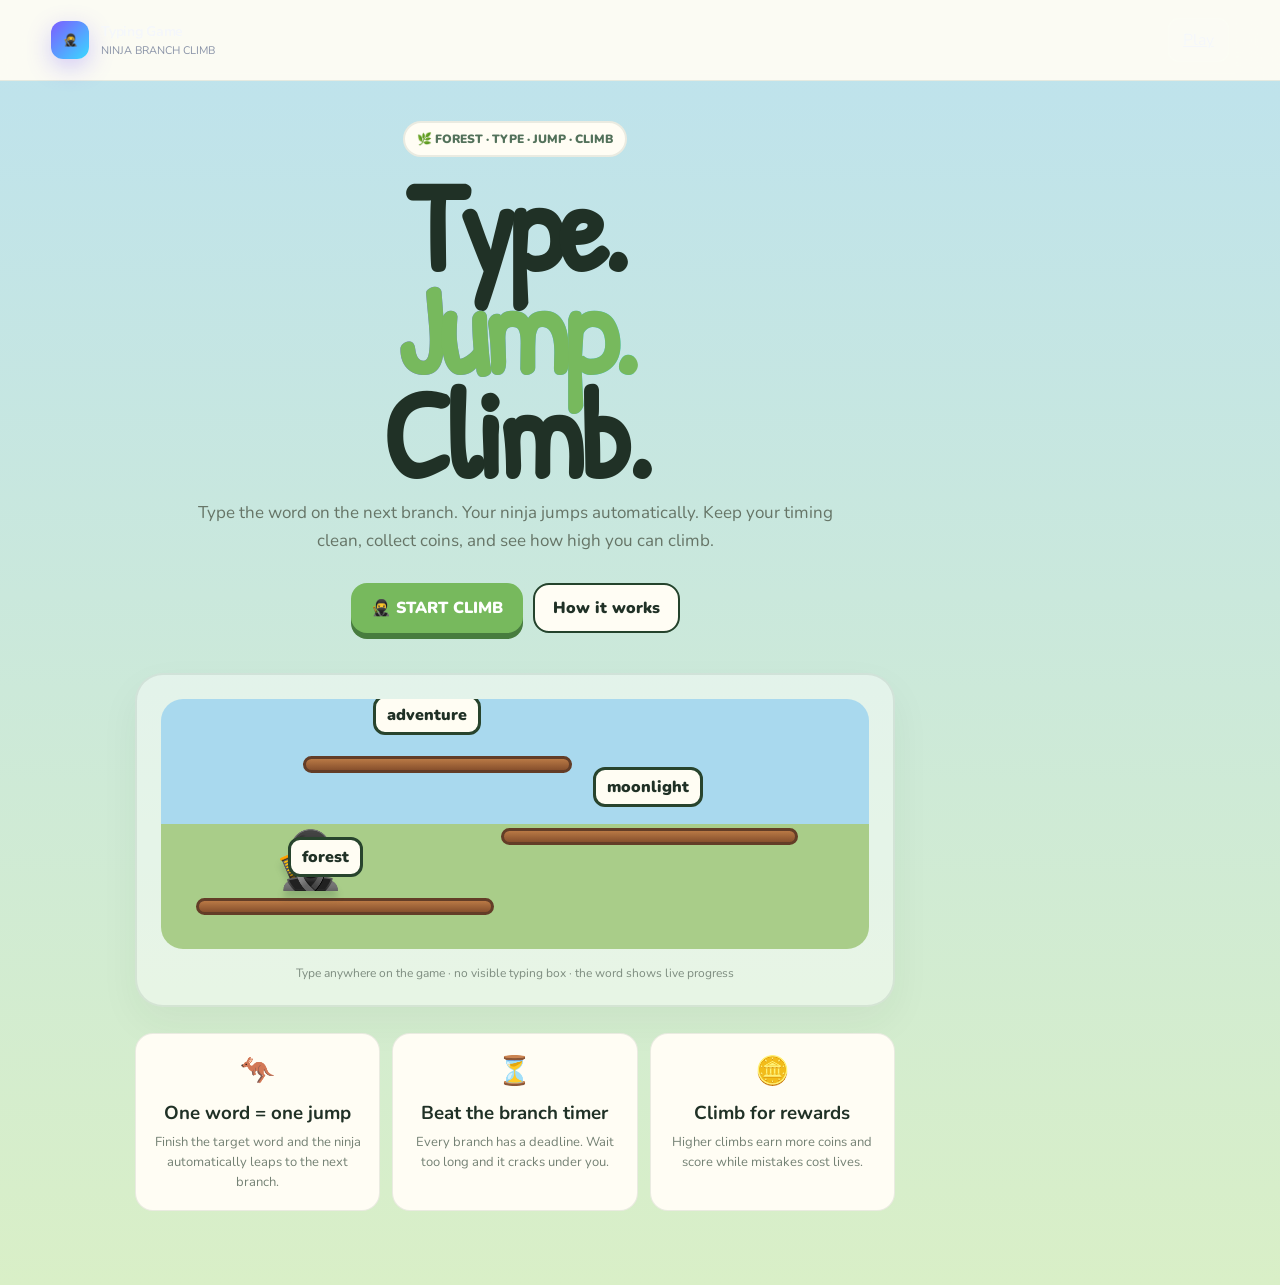
<file: index.html>
<!doctype html><html lang="en"><head><meta charset="utf-8"><meta name="viewport" content="width=device-width,initial-scale=1,viewport-fit=cover"><meta name="theme-color" content="#87c86b"><meta name="description" content="Ninja Branch Climb — simple, playful forest typing game."><title>Ninja Branch Climb — Typing Game</title><link rel="stylesheet" href="styles.css"><style>:root{--ink:#203126;--green:#77b95d;--cream:#fffaf0}*{box-sizing:border-box}body{margin:0;background:linear-gradient(#bde2ee,#d9efc7);color:var(--ink);font-family:Nunito,system-ui,sans-serif}.topbar{background:#fffdf4ee;border-bottom:1px solid #24432c18}.shell{max-width:1050px;margin:auto;padding:0 20px}.hero{min-height:calc(100vh - 72px);display:grid;place-items:center;text-align:center;padding:40px 0}.hero-inner{max-width:760px}.forest-badge{display:inline-flex;align-items:center;gap:8px;padding:8px 12px;border-radius:999px;background:#fffdf4;border:2px solid #24432c18;color:#52715a;font-weight:900;font-size:12px}.hero h1{font-family:'Patrick Hand',cursive;font-size:clamp(62px,11vw,126px);line-height:.82;letter-spacing:-.04em;margin:18px 0 14px}.hero h1 span{color:var(--green)}.hero p{max-width:650px;margin:auto;color:#667567;font-size:17px;line-height:1.65}.actions{display:flex;justify-content:center;gap:10px;flex-wrap:wrap;margin-top:28px}.actions a{text-decoration:none;display:inline-flex;align-items:center;justify-content:center;gap:8px}.primary{background:var(--green);color:#fff;border-radius:16px;padding:14px 20px;font-weight:900;box-shadow:0 6px 0 #477c3e}.secondary{background:#fffdf4;color:var(--ink);border:2px solid #24432c;border-radius:16px;padding:12px 18px;font-weight:900}.preview{margin:40px auto 0;max-width:800px;padding:24px;border-radius:28px;background:#ffffff75;border:2px solid #24432c18;box-shadow:0 16px 40px #24432c0d}.branches{position:relative;height:250px;overflow:hidden;border-radius:22px;background:linear-gradient(#a9d9ee 0 50%,#a9cd89 50% 100%)}.branch{position:absolute;height:17px;background:linear-gradient(#b97945,#87502d);border:3px solid #633d27;border-radius:99px}.b1{left:5%;width:42%;bottom:34px}.b2{left:48%;width:42%;bottom:104px}.b3{left:20%;width:38%;bottom:176px}.ninja{position:absolute;left:16%;bottom:50px;font-size:56px;filter:drop-shadow(0 7px 3px #29462b33)}.word{position:absolute;background:#fffdf3;border:3px solid #28442d;border-radius:12px;padding:6px 11px;font-weight:900}.w1{left:18%;bottom:72px}.w2{left:61%;bottom:142px}.w3{left:30%;bottom:214px}.tip{margin-top:16px;color:#7d8c7f;font-size:12px}.cards{display:grid;grid-template-columns:repeat(3,1fr);gap:12px;margin-top:26px}.card{padding:18px;background:#fffdf4;border:1px solid #24432c18;border-radius:18px}.card .emoji{font-size:28px}.card h3{margin:10px 0 6px}.card p{margin:0;color:#748174;font-size:13px;line-height:1.55}@media(max-width:700px){.cards{grid-template-columns:1fr}.hero{min-height:calc(100vh - 58px);padding-top:34px}.hero p{font-size:15px}.preview{margin-top:28px;padding:14px}.branches{height:210px}.ninja{font-size:46px}.word{font-size:13px}.hero h1{font-size:74px}}</style><link href="https://fonts.googleapis.com/css2?family=Nunito:wght@600;700;800;900&family=Patrick+Hand&display=swap" rel="stylesheet"></head><body><header class="topbar"><a class="brand" href="index.html"><span class="brand-mark">🥷</span><span><strong>Typing Game</strong><small>NINJA BRANCH CLIMB</small></span></a><div class="top-actions"><a class="ghost-btn" href="ninja.html">Play</a></div></header><main class="shell"><section class="hero"><div class="hero-inner"><span class="forest-badge">🌿 FOREST · TYPE · JUMP · CLIMB</span><h1>Type.<br><span>Jump.</span><br>Climb.</h1><p>Type the word on the next branch. Your ninja jumps automatically. Keep your timing clean, collect coins, and see how high you can climb.</p><div class="actions"><a class="primary" href="ninja.html">🥷 START CLIMB</a><a class="secondary" href="ninja.html">How it works</a></div><div class="preview"><div class="branches"><div class="branch b1"></div><div class="branch b2"></div><div class="branch b3"></div><div class="ninja">🥷</div><div class="word w1">forest</div><div class="word w2">moonlight</div><div class="word w3">adventure</div></div><div class="tip">Type anywhere on the game · no visible typing box · the word shows live progress</div></div><div class="cards"><article class="card"><div class="emoji">🦘</div><h3>One word = one jump</h3><p>Finish the target word and the ninja automatically leaps to the next branch.</p></article><article class="card"><div class="emoji">⏳</div><h3>Beat the branch timer</h3><p>Every branch has a deadline. Wait too long and it cracks under you.</p></article><article class="card"><div class="emoji">🪙</div><h3>Climb for rewards</h3><p>Higher climbs earn more coins and score while mistakes cost lives.</p></article></div></div></section></main><script>if('serviceWorker'in navigator){navigator.serviceWorker.register('./sw.js').catch(()=>{})}</script></body></html>
</file>
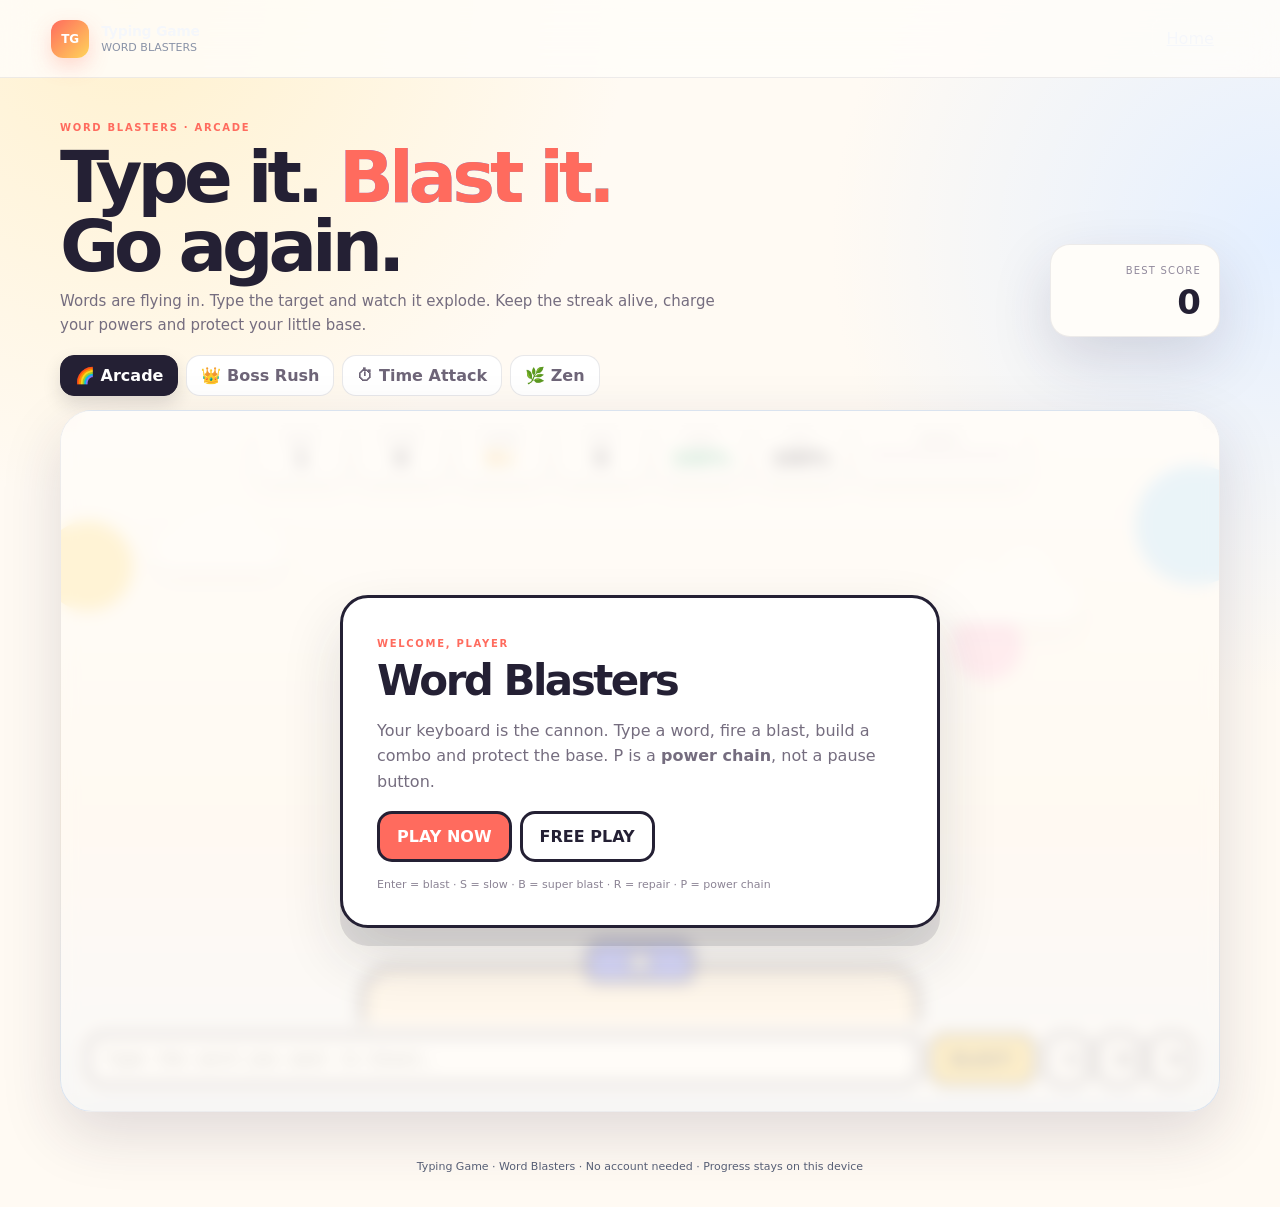
<file: game.html>
<!doctype html><html lang="en"><head><meta charset="utf-8"><meta name="viewport" content="width=device-width,initial-scale=1"><meta name="theme-color" content="#ff6b5e"><title>Typing Game — Word Blasters</title><link rel="stylesheet" href="styles.css"><style>:root{--ink:#242034;--paper:#fffdf9;--coral:#ff6b5e;--yellow:#ffd45a;--purple:#8c74ff;--mint:#55dfaa;--pink:#ff73b6;--shadow:0 22px 60px rgba(45,34,65,.15)}body{background:radial-gradient(circle at 10% 0,#fff1ce 0,transparent 30%),radial-gradient(circle at 100% 20%,#e4efff 0,transparent 28%),#fffaf3;color:var(--ink)}.topbar{background:rgba(255,253,249,.84);border-bottom:1px solid rgba(36,32,52,.08)}.brand-mark{background:linear-gradient(135deg,var(--coral),var(--yellow));box-shadow:0 8px 20px rgba(255,107,94,.25)}.shell{padding-top:38px}.hero{display:flex;justify-content:space-between;align-items:end;gap:26px;margin-bottom:18px}.eyebrow{color:var(--coral)}.hero h1{font-size:clamp(42px,6vw,72px);line-height:.96;letter-spacing:-.07em;margin:8px 0}.hero h1 span{color:var(--coral)}.hero p{max-width:660px;color:#756d7f;line-height:1.6;margin:0;font-size:15px}.best{padding:14px 18px;background:var(--paper);border:1px solid rgba(36,32,52,.08);box-shadow:var(--shadow);border-radius:20px;text-align:right;min-width:170px}.best small{font-size:10px;color:#91899c;letter-spacing:.12em}.best b{display:block;font-size:34px;margin-top:4px}.mode-tabs{display:flex;gap:8px;flex-wrap:wrap;margin-bottom:14px}.mode-tabs button{border:1px solid rgba(36,32,52,.1);background:#fff;color:#6e6578;border-radius:14px;padding:10px 14px;font-weight:800;cursor:pointer}.mode-tabs button.active{background:#242034;color:#fff;border-color:#242034;box-shadow:0 8px 18px rgba(36,32,52,.14)}.stage{position:relative;min-height:650px;height:min(740px,78vh);overflow:hidden;border-radius:32px;border:1px solid rgba(36,32,52,.08);background:linear-gradient(180deg,#fff 0,#fff5e8 58%,#eaf4ff 100%);box-shadow:var(--shadow)}.sky-dot{position:absolute;border-radius:50%;opacity:.75}.d1{width:90px;height:90px;background:#ffd45a;left:-18px;top:110px}.d2{width:120px;height:120px;background:#9dd8ff;right:-36px;top:54px}.d3{width:70px;height:70px;background:#ffb6d6;right:17%;top:200px}.cloud{position:absolute;background:#fff;border-radius:999px;box-shadow:0 10px 22px rgba(60,60,90,.08)}.cloud:before,.cloud:after{content:"";position:absolute;background:#fff;border-radius:50%}.cloud:before{width:45px;height:45px;left:22px;top:-18px}.cloud:after{width:62px;height:62px;right:24px;top:-28px}.c1{width:130px;height:38px;left:8%;top:120px}.c2{width:150px;height:42px;right:12%;top:170px}.hud{position:absolute;z-index:8;left:14px;right:14px;top:14px;display:flex;gap:8px;flex-wrap:wrap;justify-content:center}.chip{padding:9px 12px;border-radius:14px;background:rgba(255,255,255,.86);border:1px solid rgba(36,32,52,.08);box-shadow:0 8px 18px rgba(36,32,52,.08);min-width:92px;text-align:center}.chip small{display:block;color:#8b8394;font-size:9px;letter-spacing:.1em}.chip b{display:block;font-size:19px;margin-top:2px}.chip.combo b{color:#e99a00}.chip.health b{color:#1ca06d}.chip.energy{min-width:170px}.energy-track{height:8px;background:#eee5ee;border-radius:99px;overflow:hidden;margin-top:6px}.energy-track span{display:block;height:100%;width:0;background:linear-gradient(90deg,var(--purple),var(--pink));transition:.2s}.playfield{position:absolute;inset:78px 0 116px;z-index:4}.enemy{position:absolute;display:flex;align-items:center;gap:9px;padding:10px 14px;border-radius:18px;background:#fff;border:3px solid var(--ink);box-shadow:0 10px 0 rgba(36,32,52,.12),0 18px 28px rgba(36,32,52,.09);font:800 16px/1 Inter,sans-serif;white-space:nowrap;transition:transform .08s}.enemy .face{width:31px;height:31px;border-radius:50%;display:grid;place-items:center;font-size:17px}.enemy.target{border-color:var(--coral);box-shadow:0 0 0 5px rgba(255,107,94,.12),0 10px 0 rgba(36,32,52,.12);transform:scale(1.05)}.enemy.boss{font-size:22px;padding:15px 20px;border-radius:22px;background:#fff0f5;border-color:var(--pink);box-shadow:0 13px 0 rgba(255,115,182,.15),0 25px 36px rgba(36,32,52,.14)}.base{position:absolute;z-index:5;left:50%;bottom:54px;transform:translateX(-50%);width:min(560px,88%);height:92px;border-radius:34px 34px 20px 20px;background:#ffedd2;border:4px solid var(--ink);box-shadow:0 12px 0 rgba(36,32,52,.12)}.base .blaster{position:absolute;width:110px;height:44px;left:50%;top:-30px;transform:translateX(-50%);border-radius:18px 18px 12px 12px;background:#6f7cff;border:4px solid var(--ink)}.base .blaster:after{content:"";position:absolute;width:18px;height:18px;border-radius:50%;background:#fff;left:50%;top:7px;transform:translateX(-50%);border:3px solid var(--ink)}.input-zone{position:absolute;z-index:10;left:14px;right:14px;bottom:14px;display:flex;gap:8px;padding:10px;background:rgba(255,255,255,.9);border:1px solid rgba(36,32,52,.08);border-radius:20px;box-shadow:0 12px 28px rgba(36,32,52,.1)}.input-zone input{flex:1;min-width:0;border:3px solid var(--ink);border-radius:15px;background:#fff;padding:14px 16px;outline:none;color:var(--ink);font:800 17px JetBrains Mono,monospace}.input-zone input:focus{border-color:var(--coral);box-shadow:0 0 0 5px rgba(255,107,94,.1)}.input-zone button{border:3px solid var(--ink);border-radius:15px;background:var(--yellow);color:var(--ink);font-weight:900;padding:0 18px;cursor:pointer}.powers{display:flex;gap:6px}.powers button{width:46px;border:3px solid var(--ink);background:#fff;border-radius:15px;font-weight:900;cursor:pointer}.powers button.ready{background:#cffff0}.fx{position:absolute;inset:0;z-index:15;pointer-events:none}.pop{position:absolute;font-weight:1000;animation:pop .72s forwards;pointer-events:none}.good{color:#1ba16b}.combo-pop{color:#e28a00}.bad{color:#e64f67}@keyframes pop{0%{opacity:0;transform:translate(-50%,0) scale(.7)}20%{opacity:1;transform:translate(-50%,-10px) scale(1.08)}100%{opacity:0;transform:translate(-50%,-72px) scale(.95)}}.shake{animation:shake .22s}@keyframes shake{25%{transform:translateX(-8px)}75%{transform:translateX(8px)}}.screen{position:absolute;inset:0;z-index:20;display:grid;place-items:center;background:rgba(255,251,245,.72);backdrop-filter:blur(8px)}.screen.hide{display:none}.card{width:min(600px,calc(100% - 28px));padding:34px;border-radius:28px;background:#fff;border:3px solid var(--ink);box-shadow:0 18px 0 rgba(36,32,52,.12),0 28px 60px rgba(36,32,52,.14)}.card h2{font-size:42px;line-height:1;letter-spacing:-.06em;margin:9px 0 8px}.card p{color:#756d7f;line-height:1.6}.actions{display:flex;flex-wrap:wrap;gap:8px;margin-top:16px}.actions button{border:3px solid var(--ink);border-radius:15px;padding:13px 17px;font-weight:900;cursor:pointer}.primary{background:var(--coral);color:#fff}.secondary{background:#fff;color:var(--ink)}.tip{margin-top:16px;color:#8b8394;font-size:11px}.bossbar{position:absolute;z-index:9;top:76px;left:18%;right:18%;display:none}.bossbar.show{display:block}.bossbar label{display:flex;justify-content:space-between;font-size:10px;font-weight:900;letter-spacing:.1em}.boss-track{height:10px;margin-top:5px;background:#f7dfe9;border-radius:99px;overflow:hidden;border:2px solid var(--ink)}.boss-track span{display:block;height:100%;background:linear-gradient(90deg,var(--pink),var(--purple));width:100%}@media(max-width:860px){.best{display:none}.hero{align-items:start}.chip{min-width:80px}.chip.energy{min-width:160px}.stage{min-height:620px}}@media(max-width:560px){.stage{height:80vh}.hud{gap:5px}.chip{min-width:76px;padding:7px}.chip b{font-size:16px}.chip.energy{min-width:150px}.input-zone{gap:5px;padding:8px}.input-zone button{padding:0 12px}.powers button{width:40px}.card{padding:24px}.card h2{font-size:33px}}</style></head><body><header class="topbar"><a class="brand" href="index.html"><span class="brand-mark">TG</span><span><strong>Typing Game</strong><small>WORD BLASTERS</small></span></a><div class="top-actions"><a class="ghost-btn" href="index.html">Home</a></div></header><main class="shell"><section class="hero"><div><span class="eyebrow">WORD BLASTERS · ARCADE</span><h1>Type it. <span>Blast it.</span><br>Go again.</h1><p>Words are flying in. Type the target and watch it explode. Keep the streak alive, charge your powers and protect your little base.</p></div><div class="best"><small>BEST SCORE</small><b id="best">0</b></div></section><div class="mode-tabs" id="modeTabs"><button class="active" data-mode="arcade">🌈 Arcade</button><button data-mode="boss">👑 Boss Rush</button><button data-mode="time">⏱ Time Attack</button><button data-mode="zen">🌿 Zen</button></div><section class="stage" id="stage"><div class="sky-dot d1"></div><div class="sky-dot d2"></div><div class="sky-dot d3"></div><div class="cloud c1"></div><div class="cloud c2"></div><div class="hud"><div class="chip"><small>WAVE</small><b id="wave">1</b></div><div class="chip"><small>SCORE</small><b id="score">0</b></div><div class="chip combo"><small>COMBO</small><b id="combo">0×</b></div><div class="chip"><small>WPM</small><b id="wpm">0</b></div><div class="chip health"><small>BASE</small><b id="health">100%</b></div><div class="chip"><small>ACC</small><b id="accuracy">100%</b></div><div class="chip energy"><small>ENERGY</small><div class="energy-track"><span id="energy"></span></div></div></div><div class="bossbar" id="bossbar"><label><span id="bossname">BOSS</span><span id="bossnum">100%</span></label><div class="boss-track"><span id="bosshp"></span></div></div><div class="playfield" id="playfield"></div><div class="fx" id="fx"></div><div class="base"><div class="blaster"></div></div><div class="input-zone"><input id="input" placeholder="Type the word you want to blast…" autocomplete="off" autocorrect="off" autocapitalize="off" spellcheck="false" aria-label="Type target word"><button id="hit">BLAST!</button><div class="powers"><button id="slow" title="Slow the word storm">S</button><button id="blast" title="Blast all visible targets">B</button><button id="shield" title="Repair your base">R</button></div></div><div class="screen" id="screen"><div class="card"><span class="eyebrow">WELCOME, PLAYER</span><h2 id="cardTitle">Word Blasters</h2><p id="cardText">Your keyboard is the cannon. Type a word, fire a blast, build a combo and protect the base. P is a <b>power chain</b>, not a pause button.</p><div class="actions"><button class="primary" id="start">PLAY NOW</button><button class="secondary" id="practice">FREE PLAY</button></div><div class="tip">Enter = blast · S = slow · B = super blast · R = repair · P = power chain</div></div></div></section></main><footer class="site-footer">Typing Game · Word Blasters · No account needed · Progress stays on this device</footer><script>
(()=>{'use strict';const $=id=>document.getElementById(id);const ui={stage:$('stage'),field:$('playfield'),fx:$('fx'),input:$('input'),hit:$('hit'),screen:$('screen'),title:$('cardTitle'),text:$('cardText'),start:$('start'),practice:$('practice'),wave:$('wave'),score:$('score'),combo:$('combo'),wpm:$('wpm'),health:$('health'),accuracy:$('accuracy'),energy:$('energy'),bossbar:$('bossbar'),bosshp:$('bosshp'),bossnum:$('bossnum'),bossname:$('bossname'),best:$('best'),tabs:$('modeTabs'),slow:$('slow'),blast:$('blast'),shield:$('shield')};const POOLS={easy:'sun moon star cloud apple music green happy jump light code game run blue fire gold neon smile candy bunny comet rainbow peach cookie magic',mid:'keyboard browser velocity thunder rocket signal digital engine network future galaxy rhythm focus typing warrior sparkle bubble',hard:'encryption framework javascript algorithm container architecture vulnerability authentication filesystem websocket deployment repository performance concurrency cryptography',boss:'dragon volcano tornado champion monster king chaos thunderboss supernova'};const FACES=['😎','🤖','👾','😈','🐸','🦊','🐼','🐙','🦄','😤'];const BOSS=['DRAGON KING','MEGA MONSTER','WORD WIZARD','THE GLITCH'];let g={mode:'arcade',running:false,wave:1,score:0,combo:0,health:100,energy:0,correct:0,errors:0,chars:0,startAt:0,spawnMs:1100,fall:38,timeLimit:60,words:[],boss:null,raf:null,timer:null,spawner:null,slowUntil:0,lastWaveAt:0};const best=()=>Number(localStorage.getItem('wb-best')||0);ui.best.textContent=best();function pool(){return(g.wave<3?POOLS.easy:g.wave<6?POOLS.mid:POOLS.hard).split(' ')}function rand(a){return a[Math.floor(Math.random()*a.length)]}function beep(freq,d=.05){try{const C=window.AudioContext||window.webkitAudioContext,c=beep.c||(beep.c=new C),o=c.createOscillator(),v=c.createGain();o.type='sine';o.frequency.value=freq;v.gain.value=.025;v.gain.exponentialRampToValueAtTime(.0001,c.currentTime+d);o.connect(v);v.connect(c.destination);o.start();o.stop(c.currentTime+d)}catch{}}function popup(txt,cls,x,y){const e=document.createElement('div');e.className='pop '+cls;e.textContent=txt;e.style.left=x+'px';e.style.top=y+'px';ui.fx.appendChild(e);setTimeout(()=>e.remove(),720)}function reset(){clearInterval(g.timer);clearInterval(g.spawner);cancelAnimationFrame(g.raf);g={mode:g.mode,running:false,wave:1,score:0,combo:0,health:100,energy:0,correct:0,errors:0,chars:0,startAt:0,spawnMs:g.mode==='time'?900:1100,fall:g.mode==='time'?48:38,timeLimit:60,words:[],boss:null,raf:null,timer:null,spawner:null,slowUntil:0,lastWaveAt:0};ui.field.innerHTML='';ui.bossbar.classList.remove('show');update()}function update(){ui.wave.textContent=g.mode==='time'?'TIME':g.wave;ui.score.textContent=g.score;ui.combo.textContent=g.combo+'×';ui.health.textContent=Math.max(0,Math.round(g.health))+'%';ui.energy.style.width=g.energy+'%';ui.accuracy.textContent=(g.correct+g.errors)?Math.round(g.correct/(g.correct+g.errors)*100)+'%':'100%';ui.wpm.textContent=g.correct?Math.round((g.chars/5)/Math.max((Date.now()-g.startAt)/60000,.01)):0;ui.slow.classList.toggle('ready',g.energy>=30);ui.blast.classList.toggle('ready',g.energy>=60);ui.shield.classList.toggle('ready',g.energy>=45)}function spawn(kind='normal'){if(!g.running)return;const e=document.createElement('div');e.className='enemy';const word=kind==='boss'?rand(POOLS.boss.split(' ')):rand(pool());const face=kind==='boss'?'👑':rand(FACES);e.innerHTML='<span class="face">'+face+'</span><span>'+word+'</span>';const x=5+Math.random()*86;e.style.left=x+'%';e.style.top='-52px';ui.field.appendChild(e);g.words.push({el:e,word:word.toLowerCase(),y:-52,kind,boss:kind==='boss'})}function spawnBoss(){g.boss={hp:100};ui.bossbar.classList.add('show');ui.bossname.textContent=rand(BOSS);ui.bossnum.textContent='100%';ui.bosshp.style.width='100%';spawn('boss');g.words[g.words.length-1].el.classList.add('boss')}function hitWord(target){const i=g.words.findIndex(w=>w.word===target);if(i<0){g.errors++;g.combo=0;ui.stage.classList.add('shake');setTimeout(()=>ui.stage.classList.remove('shake'),220);beep(180,.08);return}const w=g.words[i],rect=w.el.getBoundingClientRect(),sr=ui.stage.getBoundingClientRect();w.el.remove();g.words.splice(i,1);if(w.boss){g.boss.hp=Math.max(0,g.boss.hp-12);g.score+=75;g.combo+=2;g.energy=Math.min(100,g.energy+16);ui.bosshp.style.width=g.boss.hp+'%';ui.bossnum.textContent=Math.round(g.boss.hp)+'%';popup('BOSS HIT!','combo-pop',rect.left-sr.left,rect.top-sr.top);beep(850,.1);if(g.boss.hp<=0){g.score+=500;g.wave++;g.boss=null;ui.bossbar.classList.remove('show');popup('BOSS DOWN!','good',sr.width/2,sr.height*.3);beep(1100,.15)}}else{g.combo++;g.correct++;g.chars+=w.word.length;g.energy=Math.min(100,g.energy+Math.min(8,1+w.word.length/3));const mult=1+Math.min(5,Math.floor(g.combo/8)*.5);g.score+=Math.round(w.word.length*12*mult);popup('+'+Math.round(w.word.length*12*mult),'good',rect.left-sr.left,rect.top-sr.top);if(g.combo>0&&g.combo%10===0){popup('COMBO x'+g.combo,'combo-pop',sr.width/2,sr.height*.35);beep(980,.12)}}ui.input.value='';update()}function miss(w){w.el.remove();g.words=g.words.filter(x=>x!==w);g.health-=w.boss?30:10;g.combo=0;ui.stage.classList.add('shake');setTimeout(()=>ui.stage.classList.remove('shake'),220);popup('-'+(w.boss?30:10),'bad',ui.stage.clientWidth/2,130);beep(160,.1);if(g.health<=0)end()}function abilities(key){if(key==='s'&&g.energy>=30){g.energy-=30;g.slowUntil=Date.now()+6000;popup('SLOW TIME!','combo-pop',ui.stage.clientWidth/2,170);beep(600,.12)}else if(key==='b'&&g.energy>=60){g.energy-=60;g.words.forEach(w=>w.el.remove());g.words=[];g.score+=150;popup('SUPER BLAST!','combo-pop',ui.stage.clientWidth/2,220);beep(1000,.15)}else if(key==='r'&&g.energy>=45){g.energy-=45;g.health=Math.min(100,g.health+25);popup('+25 BASE','good',ui.stage.clientWidth/2,250);beep(720,.1)}else if(key==='p'&&g.energy>=20){g.energy-=20;g.score+=50;g.combo+=5;popup('POWER CHAIN +5!','combo-pop',ui.stage.clientWidth/2,280);beep(900,.12)}update()}function loop(){if(!g.running)return;const slow=Date.now()<g.slowUntil?.42:1;g.words.slice().forEach(w=>{w.y+=g.fall/60*slow;w.el.style.top=w.y+'px';if(w.y>ui.field.clientHeight-58)miss(w)});if(g.mode!=='zen'&&g.mode!=='time'&&Date.now()-g.lastWaveAt>14000){g.wave++;g.lastWaveAt=Date.now();g.spawnMs=Math.max(480,g.spawnMs-90);g.fall=Math.min(90,g.fall+6);if(g.mode==='boss'&&g.wave%2===0)spawnBoss()}update();g.raf=requestAnimationFrame(loop)}function start(practice=false){reset();g.running=true;g.startAt=Date.now();g.lastWaveAt=Date.now();if(practice)g.mode='zen';ui.screen.classList.add('hide');ui.input.focus();g.spawner=setInterval(()=>{if(g.mode!=='boss'||!g.boss)spawn();else if(Math.random()<.35)spawn('normal')},g.spawnMs);g.timer=setInterval(()=>{if(g.mode==='time'&&Date.now()-g.startAt>g.timeLimit*1000)end()},200);spawn();if(g.mode==='boss')spawnBoss();loop()}function end(){if(!g.running)return;g.running=false;clearInterval(g.spawner);clearInterval(g.timer);cancelAnimationFrame(g.raf);ui.input.blur();const s=best(),isBest=g.score>s,newBest=Math.max(s,g.score);localStorage.setItem('wb-best',newBest);ui.best.textContent=newBest;ui.title.textContent=isBest?'NEW HIGH SCORE!':'RUN COMPLETE';ui.text.innerHTML='<b>'+g.score+'</b> points. You reached combo <b>'+g.combo+'</b> with <b>'+ui.wpm.textContent+' WPM</b>.';ui.start.textContent='PLAY AGAIN';ui.practice.textContent='FREE PLAY';ui.screen.classList.remove('hide')}ui.hit.onclick=()=>{const v=ui.input.value.trim().toLowerCase();if(v)hitWord(v)};ui.input.addEventListener('input',()=>{const val=ui.input.value.toLowerCase(),t=g.words.find(w=>w.word.startsWith(val));g.words.forEach(w=>w.el.classList.toggle('target',!!val&&w===t))});ui.input.addEventListener('keydown',e=>{if(e.key==='Enter'){e.preventDefault();ui.hit.click()}});ui.start.onclick=()=>start(false);ui.practice.onclick=()=>start(true);ui.slow.onclick=()=>abilities('s');ui.blast.onclick=()=>abilities('b');ui.shield.onclick=()=>abilities('r');ui.tabs.querySelectorAll('button').forEach(b=>b.onclick=()=>{ui.tabs.querySelectorAll('button').forEach(x=>x.classList.remove('active'));b.classList.add('active');g.mode=b.dataset.mode;reset();ui.screen.classList.remove('hide');ui.title.textContent=b.dataset.mode==='boss'?'Boss Rush':b.dataset.mode==='time'?'Time Attack':b.dataset.mode==='zen'?'Free Play':'Word Blasters';ui.text.textContent=b.dataset.mode==='boss'?'Every second wave brings a giant word boss. Beat it before it reaches the base.':b.dataset.mode==='time'?'60 seconds. Highest score wins. Speed is everything.':b.dataset.mode==='zen'?'No pressure. Practice longer words and explore the game at your own pace.':'Blast incoming words, build combo and unlock stronger waves.'});document.addEventListener('keydown',e=>{if(e.target===ui.input)return;if(['s','b','r','p'].includes(e.key.toLowerCase())){e.preventDefault();abilities(e.key.toLowerCase())}});update()})();
</script></body></html>
</file>
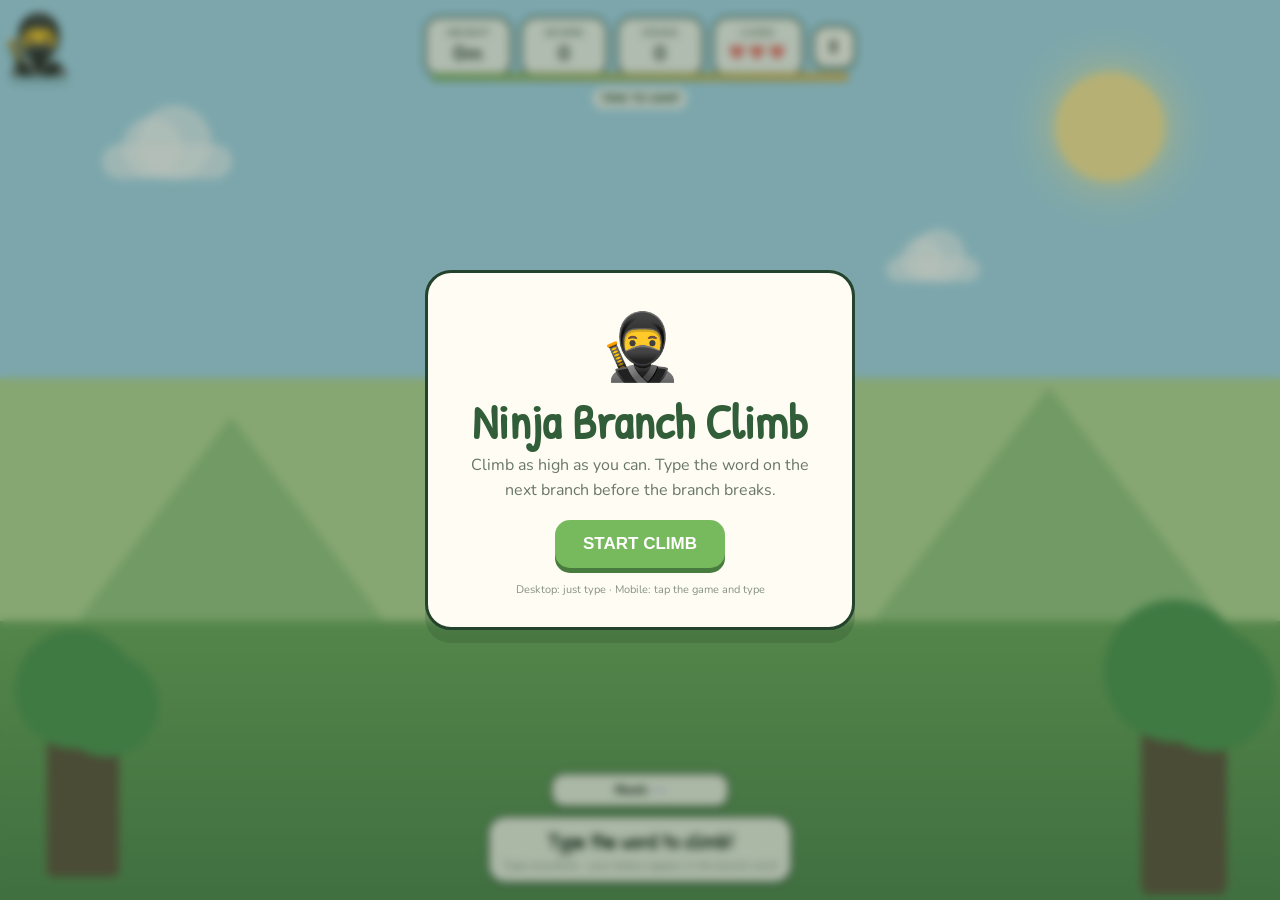
<file: ninja.html>
<!doctype html><html lang="en"><head><meta charset="utf-8"><meta name="viewport" content="width=device-width,initial-scale=1,viewport-fit=cover"><meta name="theme-color" content="#87c86b"><title>Ninja Branch Climb — Typing Game</title><link rel="preconnect" href="https://fonts.googleapis.com"><link rel="preconnect" href="https://fonts.gstatic.com" crossorigin><link href="https://fonts.googleapis.com/css2?family=Nunito:wght@600;700;800;900&family=Patrick+Hand&display=swap" rel="stylesheet"><style>:root{--ink:#203126;--green:#77b95d;--deep:#2f6840;--cream:#fffaf0;--wood:#9b6338;--leaf:#5eaa58;--gold:#f4b83f;--red:#ef665f;--blue:#6ab2f0}*{box-sizing:border-box}html,body{margin:0;min-height:100%;font-family:Nunito,system-ui,sans-serif;color:var(--ink);background:#bfe2a2}body{overflow:hidden}.game{height:100dvh;position:relative;overflow:hidden;background:linear-gradient(#a9d9ee 0 42%,#b8d996 42% 100%)}.sky{position:absolute;inset:0;pointer-events:none}.sun{position:absolute;width:110px;height:110px;border-radius:50%;background:#ffe89a;right:9%;top:8%;box-shadow:0 0 50px #fff0a0}.cloud{position:absolute;width:130px;height:35px;border-radius:40px;background:#fff9;filter:blur(.2px)}.cloud:before,.cloud:after{content:"";position:absolute;background:#fff9;border-radius:50%}.cloud:before{width:60px;height:60px;left:20px;top:-27px}.cloud:after{width:75px;height:75px;right:20px;top:-39px}.c1{left:8%;top:16%}.c2{right:22%;top:28%;transform:scale(.72)}.mountain{position:absolute;bottom:27%;width:0;height:0;border-left:180px solid transparent;border-right:180px solid transparent;border-bottom:240px solid #87bd78;opacity:.65}.m1{left:4%}.m2{right:4%;transform:scale(1.25)}.forest{position:absolute;bottom:0;left:0;right:0;height:31%;background:linear-gradient(#6ca85a,#4f874c)}.tree{position:absolute;bottom:0;width:90px;height:230px;background:#5e513b;border-radius:40px 40px 8px 8px}.tree:before,.tree:after{content:"";position:absolute;background:#4e9650;border-radius:50%}.tree:before{width:150px;height:150px;left:-40px;top:-80px}.tree:after{width:130px;height:130px;right:-50px;top:-50px}.t1{left:3%;transform:scale(.8)}.t2{right:4%;transform:scale(.95)}.hud{position:absolute;z-index:20;top:16px;left:50%;transform:translateX(-50%);display:flex;gap:8px;align-items:center}.pill{background:#fffdf5e8;border:2px solid #24432c;border-radius:16px;padding:8px 14px;min-width:88px;text-align:center;box-shadow:0 5px 0 #24432c18}.pill small{display:block;font-size:10px;font-weight:900;color:#69806c;letter-spacing:.08em}.pill b{font-size:20px}.hearts{color:var(--red);letter-spacing:2px}.pause{width:44px;height:44px;border:2px solid #24432c;border-radius:14px;background:#fffdf5;font-size:18px;cursor:pointer;box-shadow:0 5px 0 #24432c18}.timer{position:fixed;top:72px;left:50%;transform:translateX(-50%);z-index:21;width:min(420px,65vw);height:10px;background:#ffffff80;border:2px solid #24432c55;border-radius:99px;overflow:hidden}.timer span{display:block;width:100%;height:100%;background:linear-gradient(90deg,var(--green),var(--gold));transform-origin:left center;transition:width .08s linear}.timer.danger span{background:linear-gradient(90deg,#ef665f,#f4b83f)}.timer-label{position:fixed;top:88px;left:50%;transform:translateX(-50%);z-index:21;font-size:11px;font-weight:900;color:#35533c;background:#fffdf5d9;padding:3px 8px;border-radius:9px}.world{position:absolute;inset:0;z-index:5;transition:transform .7s cubic-bezier(.2,.8,.2,1)}.branch{position:absolute;height:18px;background:linear-gradient(#b97945,#87502d);border:3px solid #633d27;border-radius:50px;box-shadow:0 7px 0 #51351f55;transition:transform .18s,filter .18s}.branch:before,.branch:after{content:"";position:absolute;width:34px;height:34px;background:#5da555;border-radius:50%;top:-18px}.branch:before{left:15%}.branch:after{right:18%}.branch.cracking{filter:saturate(1.25);animation:crack .18s infinite alternate}.branch.broken{animation:break .42s forwards}@keyframes crack{to{transform:translateX(3px) rotate(.7deg)}}@keyframes break{to{transform:translateY(30px) rotate(6deg);opacity:0}}.word{position:absolute;left:50%;top:-43px;transform:translateX(-50%);background:#fffdf3;border:3px solid #28442d;border-radius:13px;padding:7px 13px;font-size:18px;font-weight:900;white-space:nowrap;box-shadow:0 5px 0 #28442d22;transition:.12s}.word .done{color:var(--green)}.word.active{border-color:#e5a92d;box-shadow:0 0 0 5px #f4b83f33,0 5px 0 #28442d22}.word span.typed{color:#6c63ff}.word span.remaining{color:#28442d}.word span.mismatch{color:var(--red)}.ninja{position:absolute;z-index:12;width:74px;height:88px;display:grid;place-items:center;font-size:58px;filter:drop-shadow(0 8px 3px #29462b33);transition:left .35s,bottom .35s}.ninja.jump{animation:jump .72s cubic-bezier(.2,.75,.25,1)}@keyframes jump{0%{transform:translateY(0) rotate(0)}30%{transform:translateY(-118px) rotate(-7deg) scale(1.08)}65%{transform:translateY(-84px) rotate(7deg) scale(1.04)}100%{transform:translateY(0) rotate(0)}}.ninja.land{animation:land .26s}@keyframes land{50%{transform:scale(1.14,.82)}100%{transform:scale(1)}}.ninja.fall{animation:ninfall .7s forwards}@keyframes ninfall{to{transform:translateY(380px) rotate(150deg);opacity:.2}}.leaf{position:absolute;z-index:14;font-size:25px;animation:leaf 1s forwards;pointer-events:none}@keyframes leaf{to{transform:translate(var(--x),var(--y)) rotate(300deg);opacity:0}}.reward{position:absolute;z-index:30;font-weight:900;color:#8b6416;animation:reward 1s forwards;pointer-events:none}@keyframes reward{to{transform:translateY(-65px);opacity:0}}.progress{position:absolute;z-index:22;left:50%;bottom:92px;transform:translateX(-50%);background:#fffdf3e8;border:2px solid #24432c;border-radius:14px;padding:7px 11px;font-size:13px;font-weight:900;box-shadow:0 5px 0 #24432c18;min-width:180px;text-align:center}.progress b{color:#6c63ff}.bottom{position:absolute;z-index:25;left:50%;bottom:16px;transform:translateX(-50%);background:#fffdf4e8;border:2px solid #24432c;border-radius:18px;padding:9px 14px;text-align:center;box-shadow:0 6px 0 #24432c18}.bottom b{font-family:'Patrick Hand',cursive;font-size:22px}.hint{display:block;font-size:11px;color:#758575;margin-top:2px}.capture{position:fixed;left:-100px;bottom:0;width:10px;height:10px;opacity:.01;border:0;outline:0}.overlay{position:absolute;z-index:50;inset:0;display:grid;place-items:center;background:#25432c55;backdrop-filter:blur(4px)}.card{width:min(430px,calc(100% - 28px));background:#fffdf3;border:3px solid #24432c;border-radius:26px;padding:30px;text-align:center;box-shadow:0 13px 0 #24432c33}.card .emoji{font-size:65px}.card h1{font-family:'Patrick Hand',cursive;font-size:48px;line-height:.9;margin:8px 0;color:#315e39}.card p{color:#687768;line-height:1.55;margin:10px 0 18px}.play{border:0;border-radius:15px;background:#77b95d;color:#fff;padding:14px 28px;font-size:17px;font-weight:900;cursor:pointer;box-shadow:0 5px 0 #477c3e}.secondary{border:2px solid #315e39;background:#fffdf3;color:#315e39;border-radius:15px;padding:11px 18px;font-weight:900;cursor:pointer;margin-left:6px}.hide{display:none}.tip{font-size:11px;color:#879284;margin-top:14px}.scoreline{display:flex;justify-content:center;gap:18px;margin:15px 0}.scoreline strong{display:block;font-size:25px}.scoreline span{font-size:10px;color:#879284;font-weight:900;letter-spacing:.08em}.shake{animation:shake .2s}@keyframes shake{25%{transform:translateX(-7px)}75%{transform:translateX(7px)}}@media(max-width:600px){.hud{top:9px;gap:4px}.pill{min-width:68px;padding:6px 8px}.pill b{font-size:16px}.pill small{font-size:8px}.pause{width:39px;height:39px}.timer{top:61px;width:72vw}.timer-label{top:77px}.bottom{bottom:10px;max-width:calc(100% - 20px);width:max-content}.progress{bottom:75px}.word{font-size:16px;padding:6px 10px}.ninja{font-size:48px}.branch{height:15px}.forest{height:25%}.card{padding:24px}.card h1{font-size:42px}}</style></head><body><main class="game" id="game"><div class="sky"><div class="sun"></div><div class="cloud c1"></div><div class="cloud c2"></div><div class="mountain m1"></div><div class="mountain m2"></div><div class="forest"><i class="tree t1"></i><i class="tree t2"></i></div></div><div class="hud"><div class="pill"><small>HEIGHT</small><b id="height">0m</b></div><div class="pill"><small>SCORE</small><b id="score">0</b></div><div class="pill"><small>COINS</small><b id="coins">0</b></div><div class="pill"><small>LIVES</small><b class="hearts" id="lives">♥♥♥</b></div><button class="pause" id="pause" aria-label="Pause game">Ⅱ</button></div><div class="timer" id="timer"><span id="timerFill"></span></div><div class="timer-label" id="timerLabel">TIME TO JUMP</div><div class="world" id="world"><div class="ninja" id="ninja">🥷</div></div><div class="progress" id="progress">Next: <b>—</b></div><div class="bottom"><b id="current">Type the word to climb!</b><span class="hint">Type anywhere · your letters appear in the branch word</span></div><input class="capture" id="capture" aria-label="Typing input" autocomplete="off" autocorrect="off" autocapitalize="off" spellcheck="false"><div class="overlay" id="overlay"><div class="card"><div class="emoji">🥷</div><h1 id="title">Ninja Branch Climb</h1><p id="message">Climb as high as you can. Type the word on the next branch before the branch breaks.</p><button class="play" id="play">START CLIMB</button><div class="tip">Desktop: just type · Mobile: tap the game and type</div></div></div></main><script>
(()=>{const $=id=>document.getElementById(id),world=$('world'),ninja=$('ninja'),capture=$('capture'),overlay=$('overlay'),title=$('title'),message=$('message'),play=$('play'),current=$('current'),progress=$('progress'),timer=$('timer'),timerFill=$('timerFill'),timerLabel=$('timerLabel'),game=$('game');const words=['tree','leaf','jump','wind','river','cloud','forest','shadow','monkey','sunlight','bamboo','mountain','adventure','moonlight','thunder','waterfall','firefly','champion','ninja','treasure','starlight','wildflower','mistyforest','moonshadow'];let branches=[],level=0,score=0,coins=0,lives=3,typed='',running=false,paused=false,best=Number(localStorage.getItem('ninja-best')||0),deadline=0,lastFrame=0,scrollOffset=0;function chooseWord(){const max=Math.min(words.length,7+Math.floor(level/3));let pool=words.slice(0,max);if(level<5)pool=pool.filter(w=>w.length<=8);return pool[Math.floor(Math.random()*pool.length)]}function make(){world.querySelectorAll('.branch,.word,.leaf,.reward').forEach(e=>e.remove());branches=[];const spacing=Math.max(78,92-Math.min(14,Math.floor(level/8)));for(let i=0;i<40;i++){const y=window.innerHeight-125-i*spacing;const left=8+(i%2===0?Math.random()*46:42+Math.random()*42);const width=Math.min(window.innerWidth*.44,220+Math.random()*120);const b=document.createElement('div');b.className='branch';b.style.left=left+'%';b.style.width=width+'px';b.style.bottom=(window.innerHeight-y)+'px';const w=document.createElement('div');w.className='word';w.dataset.text=chooseWord();b.appendChild(w);world.appendChild(b);branches.push({el:b,word:w.dataset.text.toLowerCase(),y,left,width});renderWord(i); }placeNinja(0);setTarget();}function renderWord(i){const b=branches[i];if(!b)return;const w=b.el.querySelector('.word');const text=b.word;const target=i===level?typed:'';w.innerHTML='';for(let j=0;j<text.length;j++){const s=document.createElement('span');s.textContent=text[j];s.className=j<target.length?(target[j]===text[j]?'typed':'mismatch'):'remaining';w.appendChild(s)}}function renderCurrent(){renderWord(level);current.textContent=branches[level]?branches[level].word:'Climb!';progress.innerHTML=branches[level]?`Next: <b>${branches[level].word}</b>`:'Keep climbing!'}function placeNinja(i){const b=branches[i];if(!b)return;ninja.style.left=(parseFloat(b.el.style.left)+(parseFloat(b.el.style.width)/window.innerWidth*50)-4)+'%';ninja.style.bottom=(window.innerHeight-b.y-45)+'px'}function scrollToLevel(){const targetOffset=Math.max(0,level*64);scrollOffset=Math.min(targetOffset,Math.max(0,window.innerHeight*.32));world.style.transform=`translateY(${scrollOffset}px)`}function setTarget(){branches.forEach((b,i)=>b.el.querySelector('.word').classList.toggle('active',i===level));renderCurrent();startDeadline()}function update(){ $('height').textContent=level+'m';$('score').textContent=score;$('coins').textContent=coins;$('lives').textContent='♥'.repeat(lives)+'♡'.repeat(3-lives)}function startDeadline(){if(!running)return;const base=Math.max(3200,7000-level*95);const lengthBonus=Math.min(1700,(branches[level]?.word.length||4)*180);deadline=performance.now()+base+lengthBonus}function confetti(){for(let i=0;i<9;i++){const e=document.createElement('span');e.className='leaf';e.textContent=['🍃','🍂','🌿','🍀'][i%4];e.style.left=(50+Math.random()*14-7)+'%';e.style.top='45%';e.style.setProperty('--x',(Math.random()*220-110)+'px');e.style.setProperty('--y',(Math.random()*150-70)+'px');world.appendChild(e);setTimeout(()=>e.remove(),1000)}}function reward(){const e=document.createElement('div');e.className='reward';e.textContent='+ '+(100+level*12)+' 🪙';e.style.left='50%';e.style.top='45%';world.appendChild(e);setTimeout(()=>e.remove(),1000)}function jump(){const next=branches[level];if(!next)return;score+=100+level*12;coins+=5+Math.floor(level/4);level++;typed='';capture.value='';ninja.classList.remove('jump');void ninja.offsetWidth;ninja.classList.add('jump');confetti();reward();setTimeout(()=>{ninja.classList.remove('jump');ninja.classList.add('land');placeNinja(level);scrollToLevel();setTimeout(()=>ninja.classList.remove('land'),260);},640);update();setTarget()}function fail(reason='wrong'){lives--;typed='';capture.value='';game.classList.remove('shake');void game.offsetWidth;game.classList.add('shake');if(branches[level])branches[level].el.classList.remove('cracking');ninja.classList.add('fall');setTimeout(()=>ninja.classList.remove('fall'),720);update();if(lives<=0){end(reason)}else{current.textContent=reason==='time'?'Too slow! Try again!':'Mistake! Watch the word!';startDeadline();setTimeout(()=>{renderCurrent()},450)}}function animate(now){if(!running){lastFrame=now;requestAnimationFrame(animate);return}if(!paused){const left=Math.max(0,deadline-now);const total=Math.max(1,deadline-(deadline-(7000-Math.min(3800,level*95))));const pct=Math.min(1,left/(Math.max(1,7000-Math.min(3800,level*95)+(branches[level]?.word.length||4)*180)));timerFill.style.width=(pct*100)+'%';timer.classList.toggle('danger',pct<.25);timerLabel.textContent=pct<.25?'HURRY!':'TIME TO JUMP';if(left<=0){timerFill.style.width='0%';fail('time')}}lastFrame=now;requestAnimationFrame(animate)}function key(e){if(!running||paused)return;if(e.key.length!==1||!/^[a-zA-Z]$/.test(e.key))return;e.preventDefault();const ch=e.key.toLowerCase(),target=branches[level]?.word||'';typed+=ch;if(!target)return;if(target.startsWith(typed)){renderCurrent();if(typed===target)jump()}else{fail('wrong')}}function start(){running=true;paused=false;score=0;coins=0;lives=3;level=0;typed='';world.style.transform='translateY(0)';make();update();overlay.classList.add('hide');capture.focus();startDeadline()}function end(reason){running=false;paused=false;if(score>best){best=score;localStorage.setItem('ninja-best',best)}title.textContent=score>=best?'NEW BEST!':'RUN OVER';message.innerHTML=`You climbed <b>${level}m</b>, collected <b>${coins} coins</b> and scored <b>${score}</b>.<br>${reason==='time'?'The branch broke because you took too long.':'A mistake sent your ninja falling.'}`;play.textContent='CLIMB AGAIN';overlay.classList.remove('hide');timerFill.style.width='0%'}function togglePause(){if(!running)return;paused=!paused;if(paused){overlay.classList.remove('hide');title.textContent='PAUSED';message.textContent='Your ninja is safe. Press Resume when you are ready.';play.textContent='RESUME CLIMB'}else{overlay.classList.add('hide');play.textContent='CLIMB AGAIN';startDeadline();capture.focus()}}play.onclick=()=>paused?togglePause():start();document.addEventListener('keydown',key);game.addEventListener('pointerdown',()=>{if(running&&!paused)capture.focus()});$('pause').onclick=togglePause;window.addEventListener('resize',()=>{if(running){make();placeNinja(level);scrollToLevel()}});update();requestAnimationFrame(animate)})();</script></body></html>
</file>
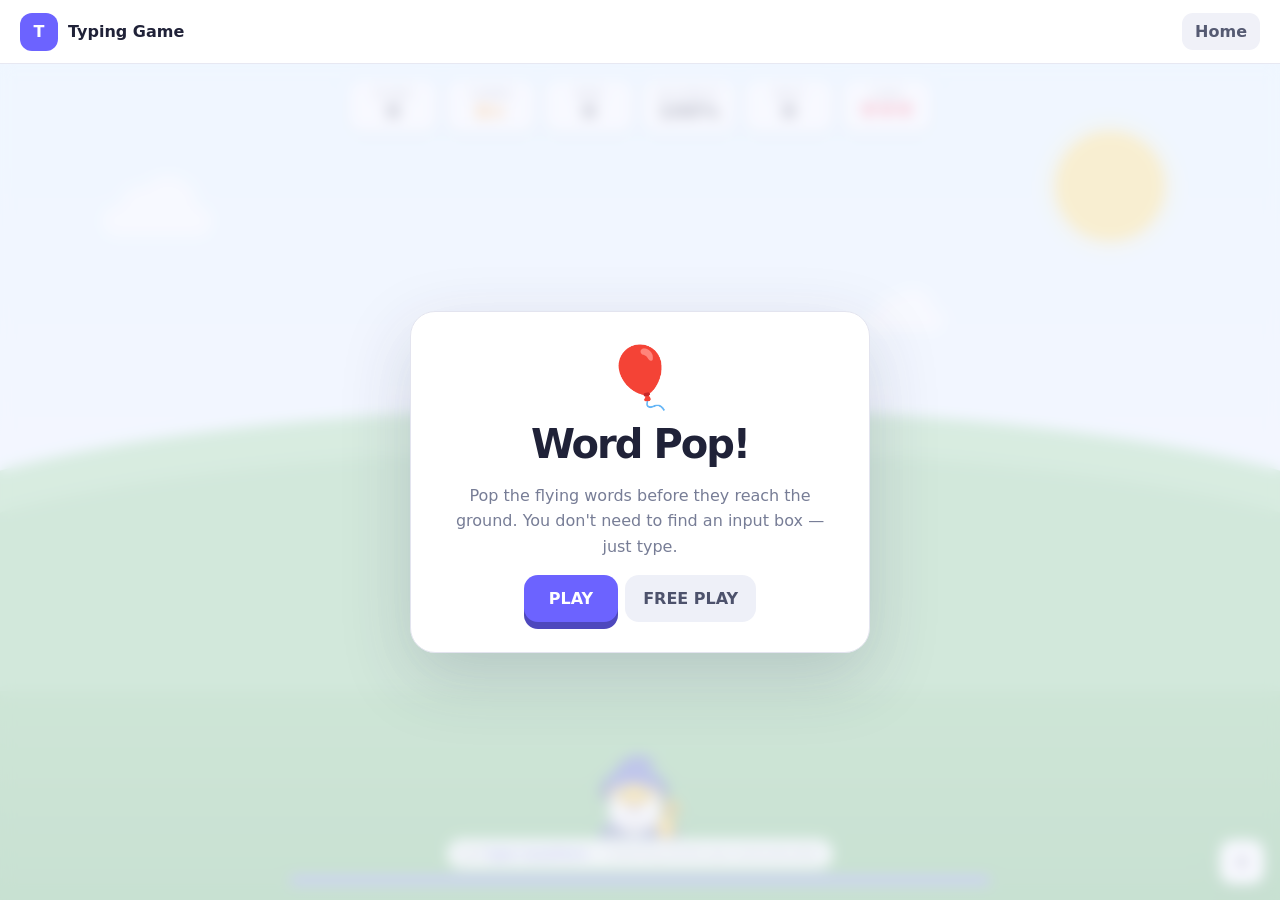
<file: play.html>
<!doctype html>
<html lang="en">
<head>
<meta charset="utf-8"><meta name="viewport" content="width=device-width,initial-scale=1,viewport-fit=cover">
<meta name="theme-color" content="#6c63ff"><title>Typing Game — Word Pop</title>
<style>
*{box-sizing:border-box}body{margin:0;font-family:Inter,system-ui,-apple-system,sans-serif;background:#f6f7ff;color:#202238;overflow:hidden}button{font:inherit}.top{height:64px;background:#fff;display:flex;align-items:center;justify-content:space-between;padding:0 20px;border-bottom:1px solid #e7e8f2;position:relative;z-index:20}.logo{display:flex;align-items:center;gap:10px;font-weight:900}.logo i{display:grid;place-items:center;width:38px;height:38px;border-radius:12px;background:#6c63ff;color:white;font-style:normal}.top button{border:0;background:#f0f1f8;padding:9px 13px;border-radius:11px;cursor:pointer;font-weight:800;color:#555a72}.game{height:calc(100vh - 64px);position:relative;overflow:hidden;background:linear-gradient(#dff5ff 0%,#eef4ff 56%,#d9f1db 56%,#bde7c1 100%)}.sun{position:absolute;width:110px;height:110px;border-radius:50%;background:#ffd85a;right:9%;top:8%;box-shadow:0 0 0 16px rgba(255,216,90,.14)}.cloud{position:absolute;width:110px;height:30px;background:white;border-radius:50px;opacity:.85}.cloud:before,.cloud:after{content:"";position:absolute;background:white;border-radius:50%}.cloud:before{width:45px;height:45px;left:18px;top:-20px}.cloud:after{width:58px;height:58px;right:15px;top:-30px}.c1{left:8%;top:17%}.c2{right:25%;top:29%;transform:scale(.7)}.hill{position:absolute;left:-10%;right:-10%;bottom:25%;height:34%;background:#8bcf91;border-radius:50% 50% 0 0}.hill2{bottom:20%;background:#70bd78;opacity:.7}.hud{position:absolute;z-index:10;top:16px;left:16px;right:16px;display:flex;justify-content:center;gap:8px;flex-wrap:wrap}.stat{background:rgba(255,255,255,.94);border:1px solid #e4e5ef;border-radius:14px;padding:8px 15px;text-align:center;box-shadow:0 5px 15px rgba(45,49,90,.08);min-width:90px}.stat small{display:block;color:#8a8fa5;font-size:9px;font-weight:800;letter-spacing:.1em}.stat b{font-size:20px}.stat.combo b{color:#ff8a00}.hearts{color:#ff5d77}.word{position:absolute;z-index:6;min-width:90px;padding:11px 16px;border-radius:18px;background:white;border:3px solid #282b45;box-shadow:0 7px 0 rgba(40,43,69,.12);font-weight:900;text-align:center;transition:transform .1s}.word:before{content:"";position:absolute;width:12px;height:12px;background:inherit;border-left:3px solid #282b45;border-bottom:3px solid #282b45;bottom:-8px;left:50%;transform:translateX(-50%) rotate(-45deg)}.word.target{border-color:#6c63ff;box-shadow:0 0 0 5px rgba(108,99,255,.16),0 7px 0 rgba(40,43,69,.12);transform:scale(1.08)}.word .mini{font-size:18px;margin-right:5px}.ground{position:absolute;z-index:4;left:0;right:0;bottom:0;height:25%;background:linear-gradient(#69b86f,#54a85e)}.hero{position:absolute;z-index:5;bottom:7%;left:50%;transform:translateX(-50%);font-size:75px;filter:drop-shadow(0 8px 0 rgba(40,43,69,.15));user-select:none}.blast{position:absolute;z-index:7;width:9px;height:9px;border-radius:50%;background:#ffd84a;box-shadow:0 0 20px #ffd84a;animation:shot .18s linear forwards}.burst{position:absolute;z-index:12;font-weight:1000;font-size:27px;pointer-events:none;animation:burst .6s forwards}.good{color:#1ca66b}.bad{color:#ef5368}.comboPop{color:#ff8a00;font-size:34px}@keyframes shot{from{transform:scale(.5)}to{transform:scale(5);opacity:0}}@keyframes burst{0%{opacity:0;transform:translate(-50%,0) scale(.6)}20%{opacity:1;transform:translate(-50%,-8px) scale(1.15)}100%{opacity:0;transform:translate(-50%,-65px) scale(.95)}}.bottom{position:absolute;z-index:15;left:50%;bottom:16px;transform:translateX(-50%);width:min(700px,calc(100% - 28px));text-align:center}.hint{display:inline-block;background:rgba(255,255,255,.88);padding:8px 13px;border-radius:20px;color:#777c94;font-size:12px;margin-bottom:8px}.hint b{color:#4e51c8}.bar{height:7px;background:rgba(255,255,255,.65);border-radius:99px;overflow:hidden}.bar span{display:block;height:100%;width:100%;background:#6c63ff;transition:width .2s}.screen{position:absolute;inset:0;z-index:30;display:grid;place-items:center;background:rgba(246,247,255,.72);backdrop-filter:blur(7px)}.screen.hide{display:none}.card{width:min(460px,calc(100% - 28px));background:#fff;border:1px solid #e3e4ef;border-radius:25px;padding:30px;text-align:center;box-shadow:0 24px 70px rgba(42,45,83,.18)}.card .emoji{font-size:60px}.card h1{margin:8px 0;font-size:40px;letter-spacing:-.05em}.card p{color:#777d96;line-height:1.6}.play{border:0;background:#6c63ff;color:white;border-radius:14px;padding:14px 25px;font-weight:900;cursor:pointer;box-shadow:0 7px 0 #4e48bd}.secondary{margin-left:7px;border:0;background:#eef0f8;color:#4d526c;border-radius:14px;padding:14px 18px;font-weight:900;cursor:pointer}.pause{position:absolute;right:16px;bottom:16px;z-index:18;border:0;background:#fff;color:#4e5269;width:44px;height:44px;border-radius:13px;box-shadow:0 6px 18px rgba(40,43,69,.12);cursor:pointer;font-weight:900}.mobile-tip{display:none}@media(max-width:650px){.top{height:56px;padding:0 12px}.game{height:calc(100vh - 56px)}.stat{min-width:72px;padding:7px 9px}.stat b{font-size:17px}.hud{top:10px;gap:5px}.hero{font-size:58px;bottom:9%}.word{padding:9px 12px;font-size:14px}.bottom{bottom:10px}.hint{font-size:11px}.mobile-tip{display:block}.card h1{font-size:33px}.sun{width:75px;height:75px}}
</style></head>
<body>
<header class="top"><div class="logo"><i>T</i><span>Typing Game</span></div><button id="home">Home</button></header>
<main class="game" id="game"><div class="sun"></div><div class="cloud c1"></div><div class="cloud c2"></div><div class="hill"></div><div class="hill hill2"></div><div class="hud"><div class="stat"><small>SCORE</small><b id="score">0</b></div><div class="stat combo"><small>COMBO</small><b id="combo">0×</b></div><div class="stat"><small>WPM</small><b id="wpm">0</b></div><div class="stat"><small>ACCURACY</small><b id="acc">100%</b></div><div class="stat"><small>BEST</small><b id="best">0</b></div><div class="stat hearts"><small>LIVES</small><b id="lives">♥♥♥</b></div></div><div id="words"></div><div class="ground"></div><div class="hero">🧙‍♂️</div><div class="bottom"><div class="hint">Just <b>type anywhere</b> — matching words pop automatically!</div><div class="bar"><span id="danger"></span></div></div><button class="pause" id="pause" title="Pause">Ⅱ</button><div class="screen" id="screen"><div class="card"><div class="emoji">🎈</div><h1 id="title">Word Pop!</h1><p id="message">Pop the flying words before they reach the ground. You don't need to find an input box — just type.</p><button class="play" id="play">PLAY</button><button class="secondary" id="free">FREE PLAY</button><div class="mobile-tip">On mobile, tap PLAY to bring up your keyboard.</div></div></div></main>
<script>
(()=>{const $=id=>document.getElementById(id),game=$('game'),layer=$('words'),screen=$('screen'),input=document.createElement('input');input.style='position:fixed;opacity:0;pointer-events:none;left:-1000px;top:-1000px';input.autocomplete='off';document.body.appendChild(input);let s={run:false,score:0,combo:0,lives:3,correct:0,errors:0,chars:0,start:0,words:[],speed:34,spawn:1000,free:false,last:0};const pool=['sun','moon','star','apple','music','happy','jump','light','code','game','blue','fire','gold','smile','candy','bunny','rocket','rainbow','cookie','magic','planet','future','thunder','galaxy','typing','speed','focus','keyboard','browser','energy','victory'];const best=()=>+localStorage.getItem('wordpop-best')||0;$('best').textContent=best();function reset(){s={...s,run:false,score:0,combo:0,lives:3,correct:0,errors:0,chars:0,start:0,words:[],speed:34,spawn:1000,last:0};layer.innerHTML='';paint()}function paint(){ $('score').textContent=s.score;$('combo').textContent=s.combo+'×';$('wpm').textContent=s.correct?Math.round((s.chars/5)/Math.max((Date.now()-s.start)/60000,.01)):0;$('acc').textContent=(s.correct+s.errors)?Math.round(s.correct/(s.correct+s.errors)*100)+'%':'100%';$('lives').textContent='♥'.repeat(s.lives)+'♡'.repeat(3-s.lives);$('best').textContent=best();$('danger').style.width=Math.max(0,s.lives/3*100)+'%'}function pop(text,cls,x,y){const e=document.createElement('div');e.className='burst '+cls;e.textContent=text;e.style.left=x+'px';e.style.top=y+'px';game.appendChild(e);setTimeout(()=>e.remove(),650)}function spawn(){if(!s.run)return;const e=document.createElement('div');e.className='word';const w=pool[Math.floor(Math.random()*pool.length)];e.innerHTML='<span class="mini">'+['⭐','🍀','🚀','🦊','🍩','🌈'][Math.floor(Math.random()*6)]+'</span>'+w;e.style.left=(4+Math.random()*88)+'%';e.style.top='-55px';layer.appendChild(e);s.words.push({el:e,w,y:-55})}function hit(w){const i=s.words.findIndex(x=>x.w===w);if(i<0){s.errors++;s.combo=0;pop('Oops!','bad',innerWidth/2,170);paint();return}const x=s.words[i],r=x.el.getBoundingClientRect(),gr=game.getBoundingClientRect();x.el.remove();s.words.splice(i,1);s.correct++;s.chars+=w.length;s.combo++;const mult=1+Math.floor(s.combo/7)*.25;s.score+=Math.round(w.length*10*mult);pop(s.combo%7===0?'🔥 '+s.combo+' COMBO!':'+'+Math.round(w.length*10*mult),'good',r.left-gr.left,r.top-gr.top);if(s.combo%7===0)pop('NICE!','comboPop',gr.width/2,gr.height*.35);paint()}function miss(x){x.el.remove();s.words=s.words.filter(a=>a!==x);if(!s.free){s.lives--;s.combo=0;pop('MISS!','bad',innerWidth/2,160)}if(s.lives<=0)end();paint()}function loop(t){if(!s.run)return;const dt=Math.min(32,t-s.last);s.last=t;for(const x of s.words.slice()){x.y+=s.speed*dt/1000;x.el.style.top=x.y+'px';if(x.y>game.clientHeight*.76)miss(x)}s.speed=Math.min(105,s.speed+.003*dt);paint();requestAnimationFrame(loop)}function start(free=false){reset();s.free=free;s.run=true;s.start=Date.now();screen.classList.add('hide');input.focus();s.spawnTimer=setInterval(spawn,s.spawn);spawn();requestAnimationFrame(loop)}function end(){if(!s.run)return;s.run=false;clearInterval(s.spawnTimer);const b=best();if(s.score>b)localStorage.setItem('wordpop-best',s.score);screen.classList.remove('hide');$('title').textContent=s.score>b?'🏆 NEW BEST!':'Great Run!';$('message').innerHTML='<b>'+s.score+'</b> points · <b>'+s.combo+'×</b> best combo · <b>'+$('wpm').textContent+' WPM</b>';paint()}function pause(){if(!s.run)return;s.run=false;screen.classList.remove('hide');$('title').textContent='Paused';$('message').textContent='Take a breath. Your run is waiting.';$('play').textContent='RESUME';$('free').style.display='none'}$('play').onclick=()=>{if($('title').textContent==='Paused'){screen.classList.add('hide');s.run=true;s.last=performance.now();input.focus();requestAnimationFrame(loop)}else start(false)};$('free').onclick=()=>start(true);$('pause').onclick=pause;$('home').onclick=()=>location.href='index.html';document.addEventListener('keydown',e=>{if(e.target===input)return;if(e.key==='Escape'){pause();return}if(e.key.length===1&&/[a-zA-Z]/.test(e.key)){input.focus()}});input.addEventListener('input',()=>{const v=input.value.toLowerCase();if(v){const target=s.words.find(x=>x.w.startsWith(v));s.words.forEach(x=>x.el.classList.toggle('target',x===target))}if(s.words.some(x=>x.w===v)){hit(v);input.value=''}});paint();game.addEventListener('pointerdown',()=>input.focus())})();
</script></body></html>
</file>
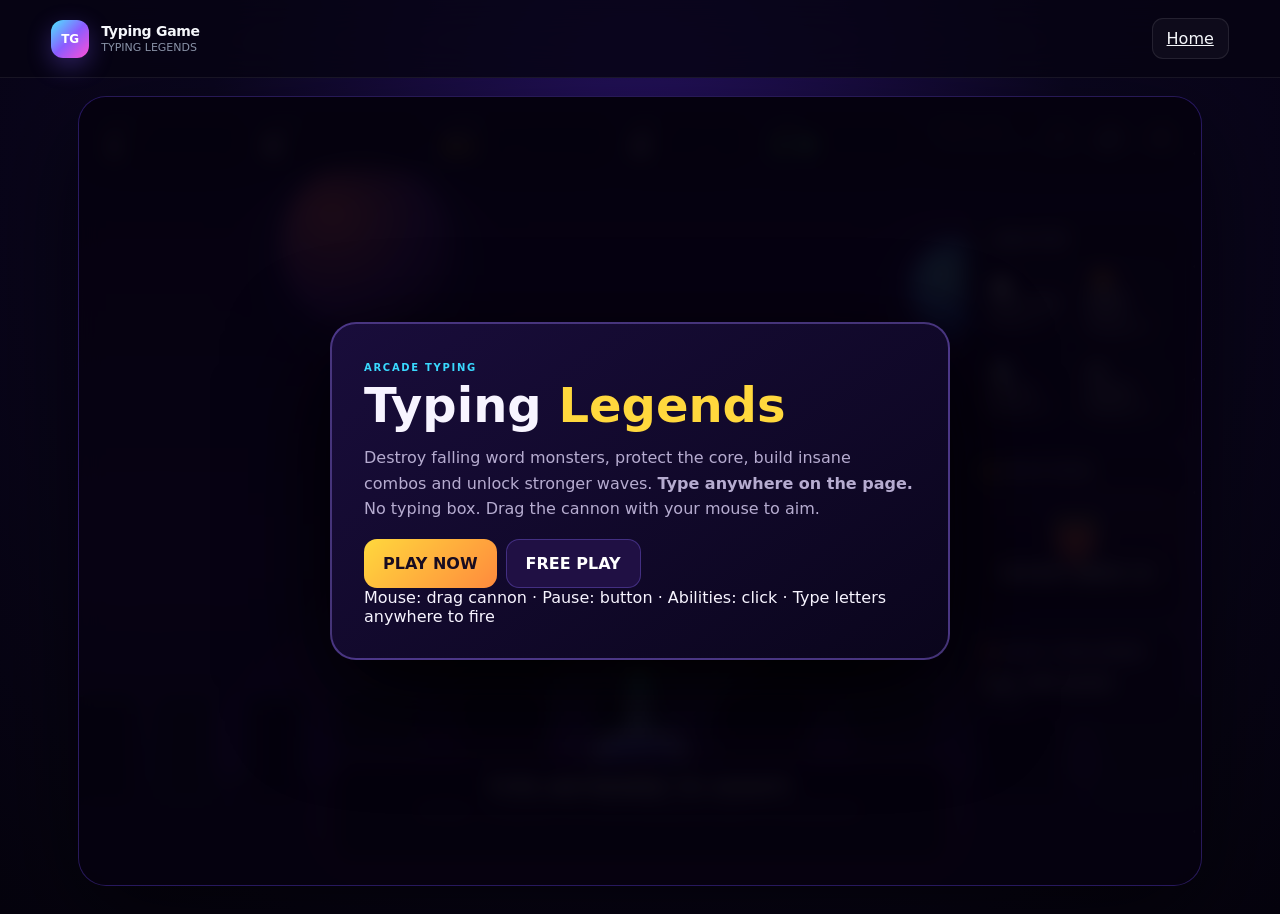
<file: typing-legends.html>
<!doctype html>
<html lang="en">
<head>
<meta charset="utf-8"><meta name="viewport" content="width=device-width,initial-scale=1"><meta name="theme-color" content="#160a35">
<title>Typing Legends — Arcade Typing Game</title>
<link rel="stylesheet" href="styles.css">
<style>
:root{--bg:#09051d;--panel:#120b2d;--panel2:#1a0f3d;--cyan:#48eaff;--pink:#ff4fd8;--yellow:#ffd83d;--green:#5dff82;--red:#ff5570;--white:#f7f4ff}*{box-sizing:border-box}body{margin:0;background:radial-gradient(circle at 50% 20%,#29136a 0,#0b0620 45%,#05030d 100%);color:var(--white);font-family:Inter,system-ui,sans-serif;overflow-x:hidden}.topbar{position:relative;z-index:30;background:rgba(7,4,19,.82);border-bottom:1px solid #ffffff12}.brand-mark{background:linear-gradient(135deg,#4ce9ff,#8b5cff,#ff4fd8)}.shell{max-width:1500px;padding:18px 18px 28px}.game{position:relative;height:min(820px,calc(100vh - 110px));min-height:680px;border:1px solid #7e5cff35;border-radius:28px;overflow:hidden;background:linear-gradient(180deg,#100632 0,#24105d 58%,#10072a 100%);box-shadow:0 30px 100px #0009}.stars{position:absolute;inset:0;background-image:radial-gradient(#fff 1px,transparent 1px),radial-gradient(#8feaff 1px,transparent 1px);background-size:97px 113px,157px 151px;opacity:.38}.planet{position:absolute;border-radius:50%;filter:drop-shadow(0 0 25px #6c4dff55)}.p1{width:170px;height:170px;left:18%;top:8%;background:radial-gradient(circle at 30% 30%,#ff6c7d,#632b9b 55%,#160a35)}.p2{width:100px;height:100px;right:17%;top:18%;background:radial-gradient(circle at 35% 35%,#7eeeff,#2556d6 55%,#11144b)}.mountains{position:absolute;bottom:110px;left:0;right:0;height:190px;background:linear-gradient(135deg,transparent 20%,#2b1466 20% 35%,transparent 35% 43%,#351a78 43% 58%,transparent 58% 66%,#241354 66%);opacity:.9}.city{position:absolute;left:0;right:0;bottom:80px;height:110px;background:linear-gradient(90deg,#08091c 0 5%,transparent 5% 7%,#0d0d29 7% 12%,transparent 12% 15%,#09091f 15% 20%,transparent 20% 23%,#10102e 23% 30%,transparent 30% 34%,#0b0b24 34% 42%,transparent 42% 46%,#11112e 46% 52%,transparent 52% 57%,#0b0b23 57% 65%,transparent 65% 69%,#11112d 69% 76%,transparent 76% 80%,#09091f 80% 88%,transparent 88% 91%,#10102b 91%);border-top:2px solid #4ce9ff22}.hud{position:absolute;z-index:15;top:14px;left:14px;right:14px;display:grid;grid-template-columns:150px 170px 180px 130px 150px 1fr;gap:9px}.panel{background:#09061cbb;border:1px solid #8b6cff42;border-radius:15px;padding:10px 12px;box-shadow:0 10px 30px #0005;backdrop-filter:blur(10px)}.panel small{display:block;color:#9f93c5;font-size:9px;letter-spacing:.14em}.panel b{display:block;font-size:23px;margin-top:2px}.combo b{color:var(--yellow)}.hp b{color:var(--green)}.powerbar{min-width:190px}.track{height:9px;border-radius:20px;background:#211742;overflow:hidden;margin-top:8px}.track span{display:block;height:100%;width:0;background:linear-gradient(90deg,var(--pink),var(--yellow),var(--cyan));transition:width .15s}.top-controls{position:absolute;right:18px;top:18px;z-index:25;display:flex;gap:7px}.round{width:44px;height:44px;border:1px solid #9a76ff66;background:#11082ccc;color:white;border-radius:13px;font-size:18px;cursor:pointer;box-shadow:0 7px 20px #0006}.round:hover{transform:translateY(-2px);border-color:#fff}.side{position:absolute;z-index:18;right:15px;top:120px;width:220px;display:flex;flex-direction:column;gap:9px}.side-card{background:#0b0620d9;border:1px solid #8b6cff55;border-radius:17px;padding:13px;box-shadow:0 15px 35px #0006}.side-card h3{margin:0 0 10px;font-size:14px;color:#d9caff}.abilities{display:grid;grid-template-columns:1fr 1fr;gap:7px}.ability{min-height:72px;border:1px solid #ffffff18;background:#140c30;border-radius:13px;color:white;cursor:pointer;text-align:left;padding:8px}.ability strong{display:block;font-size:11px}.ability span{font-size:20px}.ability.ready{border-color:var(--yellow);box-shadow:0 0 18px #ffd83d20}.challenge{font-size:12px;color:#bcb0d9;line-height:1.4}.challenge b{display:block;color:white;font-size:15px;margin-top:4px}.boss-lock{height:118px;display:grid;place-items:center;text-align:center;background:linear-gradient(180deg,#1d0d3b,#0b061d);border-radius:12px;border:1px solid #ff4fd855}.boss-lock .boss{font-size:44px}.playfield{position:absolute;z-index:5;left:0;right:245px;top:100px;bottom:165px}.enemy{position:absolute;display:flex;flex-direction:column;align-items:center;gap:4px;min-width:90px;transform:translateX(-50%);transition:filter .1s,transform .1s}.enemy .body{width:72px;height:72px;border-radius:30% 30% 45% 45%;display:grid;place-items:center;font-size:39px;border:3px solid #fff8;box-shadow:0 12px 30px #0008}.enemy .word{padding:7px 12px;border-radius:10px;background:#0a0620ee;border:2px solid #ffffff33;font:800 14px JetBrains Mono,monospace;letter-spacing:.02em}.enemy.target .word{border-color:var(--yellow);box-shadow:0 0 20px #ffd83d55;color:#fff}.enemy.target .body{filter:brightness(1.25);transform:scale(1.08)}.enemy.boss .body{width:120px;height:120px;font-size:70px;border-color:#ff4fd8;box-shadow:0 0 35px #ff4fd855}.enemy.boss .word{font-size:18px;border-color:#ff4fd8}.hpbar{width:90px;height:6px;background:#291536;border-radius:10px;overflow:hidden}.hpbar span{display:block;height:100%;background:linear-gradient(90deg,var(--red),var(--yellow));width:100%}.cannon-wrap{position:absolute;z-index:12;left:50%;bottom:82px;transform:translateX(-50%);width:150px;height:145px;pointer-events:none}.cannon{position:absolute;bottom:0;left:50%;width:92px;height:72px;transform:translateX(-50%);border:4px solid #e8e6ff;background:linear-gradient(135deg,#5d6dff,#272e7e);border-radius:32px 32px 18px 18px;box-shadow:0 13px 0 #17144a,0 0 35px #48eaff66}.barrel{position:absolute;left:50%;bottom:52px;width:32px;height:90px;transform:translateX(-50%) rotate(0deg);transform-origin:50% 100%;background:linear-gradient(90deg,#b8b8ff,#4d57b9);border:4px solid #111; border-radius:18px 18px 9px 9px}.barrel:after{content:"";position:absolute;left:50%;top:8px;transform:translateX(-50%);width:14px;height:22px;border-radius:50%;background:#48eaff;box-shadow:0 0 20px #48eaff}.cannon-badge{position:absolute;left:50%;bottom:18px;transform:translateX(-50%);font-size:18px}.aim{position:absolute;z-index:3;left:50%;bottom:205px;transform:translateX(-50%);color:#ffffff66;font-size:11px;letter-spacing:.12em}.type-hint{position:absolute;z-index:20;bottom:18px;left:50%;transform:translateX(-50%);width:min(760px,calc(100% - 500px));text-align:center;padding:15px 20px;border-radius:20px;background:#070417ee;border:2px solid #ff4fd877;box-shadow:0 0 35px #ff4fd822}.type-hint b{display:block;color:white;font-size:19px}.type-hint span{color:#a99cc9;font-size:11px}.buffer{color:var(--yellow);font:900 22px JetBrains Mono,monospace;min-height:28px;margin-top:5px}.fx{position:absolute;inset:0;z-index:24;pointer-events:none}.boom{position:absolute;font-weight:1000;font-size:34px;color:var(--yellow);text-shadow:0 4px 0 #9e3d00,0 0 25px #ff6a00;animation:boom .65s forwards}.float{position:absolute;font-weight:1000;font-size:22px;animation:float .7s forwards}.float.good{color:var(--green)}.float.gold{color:var(--yellow)}.float.bad{color:var(--red)}@keyframes boom{0%{opacity:0;transform:translate(-50%,-50%) scale(.3) rotate(-8deg)}25%{opacity:1;transform:translate(-50%,-50%) scale(1.2) rotate(3deg)}100%{opacity:0;transform:translate(-50%,-90%) scale(1)}}@keyframes float{to{opacity:0;transform:translateY(-65px) scale(1.05)}}.flash{animation:flash .18s}.shake{animation:shake .2s}@keyframes flash{50%{filter:brightness(1.8)}}@keyframes shake{25%{transform:translateX(-8px)}75%{transform:translateX(8px)}}.overlay{position:absolute;inset:0;z-index:50;display:grid;place-items:center;background:#05020de8;backdrop-filter:blur(10px)}.overlay.hidden{display:none}.modal{width:min(620px,calc(100% - 30px));padding:32px;border:2px solid #9c78ff66;border-radius:26px;background:linear-gradient(145deg,#190d3b,#0a051c);box-shadow:0 35px 100px #000}.modal h1{font-size:48px;line-height:.95;margin:8px 0}.modal h1 span{color:var(--yellow)}.modal p{color:#b6acd0;line-height:1.6}.modal-actions{display:flex;gap:9px;flex-wrap:wrap;margin-top:17px}.modal-actions button{border:0;border-radius:13px;padding:14px 19px;font-weight:900;cursor:pointer}.primary{background:linear-gradient(135deg,var(--yellow),#ff8a3d);color:#190c20}.secondary{background:#201044;color:#fff;border:1px solid #8b6cff55!important}.stats{display:grid;grid-template-columns:repeat(4,1fr);gap:7px;margin:17px 0}.stat{padding:10px;border:1px solid #ffffff12;background:#0d0724;border-radius:12px}.stat small{display:block;color:#8e83ad;font-size:9px}.stat b{font-size:21px}.pause-card{text-align:center}.pause-card h2{font-size:42px;margin:0 0 7px}.notice{position:absolute;z-index:30;top:88px;left:50%;transform:translateX(-50%);padding:9px 14px;border-radius:99px;background:#ff4fd8;color:#fff;font-weight:900;display:none}.notice.show{display:block}@media(max-width:1100px){.side{display:none}.playfield{right:0}.type-hint{width:min(760px,calc(100% - 40px))}.hud{grid-template-columns:repeat(5,1fr)}.powerbar{grid-column:span 2}}@media(max-width:700px){.game{min-height:720px;height:calc(100vh - 85px)}.hud{grid-template-columns:repeat(3,1fr);left:8px;right:8px}.powerbar{grid-column:span 3}.playfield{top:150px;bottom:165px}.type-hint{width:calc(100% - 20px);bottom:10px;padding:10px}.cannon-wrap{bottom:105px}.modal h1{font-size:36px}.stats{grid-template-columns:repeat(2,1fr)}.round{width:40px;height:40px}}
</style>
</head>
<body>
<header class="topbar"><a class="brand" href="index.html"><span class="brand-mark">TG</span><span><strong>Typing Game</strong><small>TYPING LEGENDS</small></span></a><div class="top-actions"><a class="ghost-btn" href="index.html">Home</a></div></header>
<main class="shell"><section class="game" id="game">
<div class="stars"></div><div class="planet p1"></div><div class="planet p2"></div><div class="mountains"></div><div class="city"></div>
<div class="top-controls"><button class="round" id="music" title="Music">🎵</button><button class="round" id="sound" title="Sound">🔊</button><button class="round" id="pause" title="Pause">⏸</button></div>
<div class="hud"><div class="panel"><small>WAVE</small><b id="wave">1</b></div><div class="panel"><small>SCORE</small><b id="score">0</b></div><div class="panel combo"><small>COMBO</small><b id="combo">0×</b></div><div class="panel"><small>WPM</small><b id="wpm">0</b></div><div class="panel hp"><small>CORE</small><b id="hp">5 ♥</b></div><div class="panel powerbar"><small>POWER CHAIN</small><div class="track"><span id="power"></span></div></div></div>
<aside class="side"><div class="side-card"><h3>⚡ ABILITIES</h3><div class="abilities"><button class="ability" id="slow"><span>⏱️</span><strong>SLOW TIME</strong><small>Ready: 0</small></button><button class="ability" id="blast"><span>💥</span><strong>MEGA BLAST</strong><small>Ready: 0</small></button><button class="ability" id="shield"><span>🛡️</span><strong>SHIELD</strong><small>Ready: 0</small></button><button class="ability" id="repair"><span>❤️</span><strong>REPAIR</strong><small>Ready: 0</small></button></div></div><div class="side-card"><h3>👑 BOSS RUSH</h3><div class="boss-lock"><div><div class="boss">👹</div><b id="bossText">DEFEAT WAVE 10</b></div></div></div><div class="side-card challenge"><h3>🎯 DAILY CHALLENGE</h3><b id="challenge">Type 100 words</b><span id="challengeProgress">0 / 100</span></div></aside>
<div class="playfield" id="field"></div>
<div class="aim" id="aim">DRAG THE CANNON TO AIM</div><div class="cannon-wrap" id="cannonWrap"><div class="barrel" id="barrel"></div><div class="cannon"><span class="cannon-badge">👑</span></div></div>
<div class="type-hint"><b>TYPE ANYWHERE TO SHOOT!</b><span>Just type — no input box. Your cannon automatically targets the matching word.</span><div class="buffer" id="buffer"></div></div>
<div class="fx" id="fx"></div><div class="notice" id="notice"></div>
<div class="overlay" id="overlay"><div class="modal" id="modal"><span class="eyebrow">ARCADE TYPING</span><h1>Typing <span>Legends</span></h1><p>Destroy falling word monsters, protect the core, build insane combos and unlock stronger waves. <b>Type anywhere on the page.</b> No typing box. Drag the cannon with your mouse to aim.</p><div class="modal-actions"><button class="primary" id="start">PLAY NOW</button><button class="secondary" id="free">FREE PLAY</button></div><div class="tip">Mouse: drag cannon · Pause: button · Abilities: click · Type letters anywhere to fire</div></div></div>
</section></main>
<script>
(()=>{'use strict';
const $=id=>document.getElementById(id);const ui={game:$('game'),field:$('field'),fx:$('fx'),overlay:$('overlay'),modal:$('modal'),start:$('start'),free:$('free'),wave:$('wave'),score:$('score'),combo:$('combo'),wpm:$('wpm'),hp:$('hp'),power:$('power'),buffer:$('buffer'),cannon:$('cannonWrap'),barrel:$('barrel'),pause:$('pause'),music:$('music'),sound:$('sound'),slow:$('slow'),blast:$('blast'),shield:$('shield'),repair:$('repair'),challenge:$('challengeProgress'),bossText:$('bossText'),notice:$('notice')};
const words=['sun','moon','star','rocket','cloud','happy','magic','fire','music','green','jump','light','pixel','comet','candy','bunny','rainbow','future','galaxy','ocean','thunder','freedom','energy','keyboard','browser','velocity','signal','digital','engine','network','warrior','focus','typing','sparkle','bubble','dragon','volcano','champion','monster','legend','supernova'];const faces=['👾','👽','🤖','👹','🐸','🦊','🐼','🐙','🦄','😈','⭐','🛸'];const bossWords=['DRAGON','OVERLORD','WORD WIZARD','MEGA MONSTER','THE GLITCH'];
let g={run:false,paused:false,score:0,combo:0,core:5,wave:1,power:0,correct:0,errors:0,chars:0,start:0,spawnEvery:1050,fall:32,typed:'',targets:[],raf:0,timer:0,spawner:0,slowUntil:0,boss:null,cannonX:50,drag:false,music:false,sound:true,free:false};
const best=()=>Number(localStorage.getItem('typing-legends-best')||0);function save(){localStorage.setItem('typing-legends-best',String(Math.max(best(),g.score)));const d=JSON.parse(localStorage.getItem('typing-legends-daily')||'0');localStorage.setItem('typing-legends-daily',String(d+g.correct));}
function beep(f=600,d=.06){if(!g.sound)return;try{const C=window.AudioContext||window.webkitAudioContext,c=beep.c||(beep.c=new C),o=c.createOscillator(),v=c.createGain();o.frequency.value=f;v.gain.value=.035;v.gain.exponentialRampToValueAtTime(.0001,c.currentTime+d);o.connect(v);v.connect(c.destination);o.start();o.stop(c.currentTime+d)}catch{}}
function rand(a){return a[Math.floor(Math.random()*a.length)]}function update(){ui.wave.textContent=g.wave;ui.score.textContent=g.score.toLocaleString();ui.combo.textContent=g.combo+'×';ui.core=g.core;ui.hp.textContent=g.core+' ♥';ui.power.style.width=g.power+'%';ui.wpm.textContent=g.correct?Math.round((g.chars/5)/Math.max((Date.now()-g.start)/60000,.01)):0;ui.buffer.textContent=g.typed;ui.challenge.textContent=Math.min(100,Number(localStorage.getItem('typing-legends-daily')||0))+' / 100';ui.slow.classList.toggle('ready',g.power>=30);ui.blast.classList.toggle('ready',g.power>=60);ui.shield.classList.toggle('ready',g.power>=45);ui.repair.classList.toggle('ready',g.power>=45)}
function popup(text,x,y,cls='float good'){const e=document.createElement('div');e.className=cls;e.textContent=text;e.style.left=x+'px';e.style.top=y+'px';ui.fx.appendChild(e);setTimeout(()=>e.remove(),700)}function boom(x,y,text='BOOM!'){const e=document.createElement('div');e.className='boom';e.textContent=text;e.style.left=x+'px';e.style.top=y+'px';ui.fx.appendChild(e);setTimeout(()=>e.remove(),650)}
function spawn(boss=false){if(!g.run||g.paused)return;const e=document.createElement('div');e.className='enemy'+(boss?' boss':'');const word=boss?rand(bossWords):rand(words);const face=boss?'👹':rand(faces);e.innerHTML='<div class="body">'+face+'</div><div class="word">'+word.toLowerCase()+'</div><div class="hpbar"><span></span></div>';const x=8+Math.random()*84;e.style.left=x+'%';e.style.top='-150px';ui.field.appendChild(e);g.targets.push({el:e,word:word.toLowerCase(),y:-150,x,boss,hp:boss?3:1});}
function reset(free=false){clearInterval(g.spawner);cancelAnimationFrame(g.raf);g={...g,run:false,paused:false,score:0,combo:0,core:5,wave:1,power:0,correct:0,errors:0,chars:0,start:0,spawnEvery:free?850:1050,fall:free?38:32,typed:'',targets:[],raf:0,timer:0,spawner:0,slowUntil:0,boss:null,free};ui.field.innerHTML='';ui.cannon.style.left='50%';update();}
function start(free=false){reset(free);g.run=true;g.start=Date.now();ui.overlay.classList.add('hidden');ui.spawner=setInterval(()=>spawn(false),g.spawnEvery);spawn();loop();}
function shoot(word){const i=g.targets.findIndex(t=>t.word===word);if(i<0){g.errors++;g.combo=0;ui.game.classList.add('shake');setTimeout(()=>ui.game.classList.remove('shake'),200);beep(170,.08);return false}const t=g.targets[i];const r=t.el.getBoundingClientRect(),sr=ui.game.getBoundingClientRect();t.el.remove();g.targets.splice(i,1);g.correct++;g.chars+=word.length;g.combo++;g.power=Math.min(100,g.power+Math.min(10,2+word.length));const mult=1+Math.min(5,Math.floor(g.combo/10));g.score+=word.length*15*mult;popup('+'+(word.length*15*mult),r.left-sr.left,r.top-sr.top);boom(r.left-sr.left,r.top-sr.top,g.combo%10===0?'AWESOME!':'BOOM!');beep(700+Math.min(500,g.combo*15),.07);if(g.combo%10===0){popup('COMBO x'+g.combo,sr.width/2,sr.height*.35,'float gold');g.power=Math.min(100,g.power+15)}if(t.boss){t.hp--;if(t.hp>0){const hp=t.el.querySelector('.hpbar span');if(hp)hp.style.width=(t.hp/3*100)+'%';g.targets.push(t);ui.field.appendChild(t.el)}else{g.score+=500;g.wave++;g.boss=null;popup('BOSS DOWN!',sr.width/2,sr.height*.3,'float gold');}}update();return true}
function processKey(k){if(!g.run||g.paused)return;if(!/^[a-z0-9]$/.test(k))return;g.typed+=k;let match=g.targets.find(t=>t.word.startsWith(g.typed));g.targets.forEach(t=>t.el.classList.toggle('target',t===match));if(!match){g.typed='';g.targets.forEach(t=>t.el.classList.remove('target'));beep(210,.05);return}if(g.typed===match.word){shoot(match.word);g.typed='';}}
function loop(){if(!g.run)return;const slow=Date.now()<g.slowUntil?.42:1;g.targets.slice().forEach(t=>{if(!g.targets.includes(t))return;t.y+=g.fall/60*slow;t.el.style.top=t.y+'px';if(t.y>ui.field.clientHeight-110){t.el.remove();g.targets=g.targets.filter(x=>x!==t);g.core-=1;g.combo=0;g.typed='';ui.game.classList.add('flash');setTimeout(()=>ui.game.classList.remove('flash'),180);beep(120,.1);if(g.core<=0)end()}});if(!g.free&&Date.now()-g.start>12000*g.wave){g.wave++;g.fall=Math.min(75,g.fall+4);g.spawnEvery=Math.max(480,g.spawnEvery-80);if(g.wave%5===0){g.boss=true;spawn(true);popup('BOSS WAVE!',ui.game.clientWidth/2,150,'float gold')}}update();g.raf=requestAnimationFrame(loop)}
function end(){if(!g.run)return;g.run=false;clearInterval(g.spawner);cancelAnimationFrame(g.raf);save();const newBest=g.score>=best();ui.modal.innerHTML='<span class="eyebrow">RUN COMPLETE</span><h1>'+ (newBest?'NEW HIGH SCORE!':'NICE RUN!')+'</h1><p>Your cannon survived <b>Wave '+g.wave+'</b>. Keep the streak alive and try to beat your score.</p><div class="stats"><div class="stat"><small>SCORE</small><b>'+g.score.toLocaleString()+'</b></div><div class="stat"><small>WPM</small><b>'+ui.wpm.textContent+'</b></div><div class="stat"><small>WORDS</small><b>'+g.correct+'</b></div><div class="stat"><small>COMBO</small><b>'+g.combo+'×</b></div></div><div class="modal-actions"><button class="primary" id="again">PLAY AGAIN</button><button class="secondary" id="home">HOME</button></div>';ui.overlay.classList.remove('hidden');$('again').onclick=()=>start(g.free);$('home').onclick=()=>location.href='index.html'}
function ability(type){if(!g.run||g.paused)return;if(type==='slow'&&g.power>=30){g.power-=30;g.slowUntil=Date.now()+6000;popup('SLOW TIME!',ui.game.clientWidth/2,170,'float gold');beep(500,.12)}else if(type==='blast'&&g.power>=60){g.power-=60;g.targets.slice().forEach(t=>{const r=t.el.getBoundingClientRect(),sr=ui.game.getBoundingClientRect();t.el.remove();popup('BLAST',r.left-sr.left,r.top-sr.top,'float gold')});g.targets=[];g.score+=250;beep(1000,.15)}else if(type==='shield'&&g.power>=45){g.power-=45;g.core=Math.min(5,g.core+1);popup('+1 CORE',ui.game.clientWidth/2,180,'float good');beep(700,.1)}else if(type==='repair'&&g.power>=45){g.power-=45;g.core=5;popup('FULL REPAIR!',ui.game.clientWidth/2,180,'float good');beep(800,.12)}update()}
function togglePause(){if(!g.run)return;g.paused=!g.paused;ui.pause.textContent=g.paused?'▶':'⏸';ui.notice.textContent=g.paused?'GAME PAUSED':'RESUMED';ui.notice.classList.add('show');setTimeout(()=>ui.notice.classList.remove('show'),700);if(!g.paused)loop()}
ui.start.onclick=()=>start(false);ui.free.onclick=()=>start(true);ui.pause.onclick=togglePause;ui.slow.onclick=()=>ability('slow');ui.blast.onclick=()=>ability('blast');ui.shield.onclick=()=>ability('shield');ui.repair.onclick=()=>ability('repair');ui.sound.onclick=()=>{g.sound=!g.sound;ui.sound.textContent=g.sound?'🔊':'🔇'};ui.music.onclick=()=>{g.music=!g.music;ui.music.textContent=g.music?'🎶':'🎵';beep(900,.1)};
document.addEventListener('keydown',e=>{if(['INPUT','TEXTAREA'].includes(e.target.tagName))return;if(e.key==='Backspace'){g.typed=g.typed.slice(0,-1);update();return}if(e.key===' '){e.preventDefault();g.typed='';update();return}processKey(e.key.toLowerCase())});
ui.game.addEventListener('pointerdown',e=>{if(e.target.closest('button,a'))return;g.drag=true;moveCannon(e)});window.addEventListener('pointermove',e=>{if(g.drag)moveCannon(e)});window.addEventListener('pointerup',()=>g.drag=false);function moveCannon(e){const r=ui.game.getBoundingClientRect();g.cannonX=Math.max(8,Math.min(92,(e.clientX-r.left)/r.width*100));ui.cannon.style.left=g.cannonX+'%';const dx=(g.cannonX-50)*.7;ui.barrel.style.transform='translateX(-50%) rotate('+dx+'deg)'}
update();
})();
</script>
</body></html>
</file>
<file: styles.css>
:root { --bg:#070a12; --panel:rgba(14,18,31,.86); --panel-2:#111728; --line:rgba(255,255,255,.09); --text:#f5f7fb; --muted:#8992a7; --muted-2:#596177; --accent:#7c5cff; --accent-2:#39d9ff; --good:#56e39f; --bad:#ff6b7d; --shadow:0 24px 70px rgba(0,0,0,.35); }
:root.light { --bg:#eef1f7; --panel:rgba(255,255,255,.86); --panel-2:#fff; --line:rgba(20,28,48,.10); --text:#141a27; --muted:#667084; --muted-2:#98a1b2; --shadow:0 24px 70px rgba(35,47,80,.12); }
*{box-sizing:border-box} html{scroll-behavior:smooth} body{margin:0;min-height:100vh;font-family:Inter,system-ui,sans-serif;color:var(--text);background:radial-gradient(circle at 50% -10%,#20224b 0,var(--bg) 42%)} button,textarea{font:inherit}button{cursor:pointer}.bg-grid{position:fixed;inset:0;pointer-events:none;opacity:.22;background-image:linear-gradient(rgba(255,255,255,.035) 1px,transparent 1px),linear-gradient(90deg,rgba(255,255,255,.035) 1px,transparent 1px);background-size:48px 48px;mask-image:linear-gradient(to bottom,black,transparent 86%)}
.topbar{position:sticky;top:0;z-index:10;display:flex;align-items:center;justify-content:space-between;padding:18px clamp(18px,4vw,56px);background:rgba(7,10,18,.66);backdrop-filter:blur(18px);border-bottom:1px solid var(--line)}.brand{display:flex;gap:12px;align-items:center;color:var(--text);text-decoration:none}.brand-mark{display:grid;place-items:center;width:38px;height:38px;border-radius:12px;font-weight:800;font-size:12px;background:linear-gradient(135deg,var(--accent),var(--accent-2));color:#fff;box-shadow:0 8px 24px rgba(124,92,255,.32)}.brand strong{display:block;font-size:14px;letter-spacing:-.02em}.brand small{display:block;color:var(--muted);font-size:11px;margin-top:2px}.top-actions{display:flex;gap:8px;align-items:center}.icon-btn,.ghost-btn,.secondary-btn,.primary-btn{border:1px solid var(--line);color:var(--text);background:rgba(255,255,255,.035);border-radius:11px;transition:.18s ease}.icon-btn{width:38px;height:38px;display:grid;place-items:center;font-size:15px}.ghost-btn,.secondary-btn{padding:10px 14px}.primary-btn{padding:11px 17px;background:linear-gradient(135deg,var(--accent),#6144e8);border-color:transparent;font-weight:700;box-shadow:0 10px 24px rgba(124,92,255,.26)}button:hover{transform:translateY(-1px)}button:active{transform:translateY(0)}
.shell{width:min(1160px,calc(100% - 32px));margin:0 auto;padding:72px 0 22px}.hero{display:flex;justify-content:space-between;gap:40px;align-items:flex-end;margin-bottom:34px}.eyebrow{display:inline-block;color:var(--accent-2);font-size:10px;font-weight:800;letter-spacing:.17em}.hero h1{margin:10px 0 12px;font-size:clamp(44px,7vw,78px);line-height:.98;letter-spacing:-.06em}.hero h1 span{color:transparent;background:linear-gradient(90deg,var(--accent),var(--accent-2));-webkit-background-clip:text;background-clip:text}.hero p{margin:0;max-width:640px;color:var(--muted);line-height:1.65;font-size:15px}.hero-best{min-width:190px;padding:18px;border:1px solid var(--line);background:rgba(255,255,255,.025);border-radius:18px;text-align:right}.hero-best span,.hero-best small{display:block;color:var(--muted);font-size:10px;letter-spacing:.12em}.hero-best strong{display:block;font:800 34px/1.1 Inter,sans-serif;margin:8px 0 5px}
.game-card{border:1px solid var(--line);border-radius:24px;background:linear-gradient(180deg,var(--panel),rgba(10,13,23,.94));box-shadow:var(--shadow);overflow:hidden}.mode-row{display:flex;gap:5px;padding:10px;border-bottom:1px solid var(--line)}.mode-btn{flex:1;border:0;background:transparent;color:var(--muted);padding:11px 14px;border-radius:12px;font-weight:700}.mode-btn.active{color:var(--text);background:rgba(124,92,255,.13);box-shadow:inset 0 0 0 1px rgba(124,92,255,.24)}.game-head{display:grid;grid-template-columns:repeat(4,1fr);gap:1px;background:var(--line)}.stat-block{background:var(--panel-2);padding:18px 22px}.stat-block span{display:block;color:var(--muted);font-size:10px;font-weight:800;letter-spacing:.12em}.stat-block strong{display:block;margin-top:6px;font-size:28px;letter-spacing:-.04em}.timer strong{color:var(--accent-2)}.progress-track{height:4px;background:rgba(255,255,255,.04)}.progress-track span{display:block;width:0;height:100%;background:linear-gradient(90deg,var(--accent),var(--accent-2));transition:width .12s linear}.prompt-wrap{padding:30px 30px 14px}.prompt-meta{display:flex;justify-content:space-between;color:var(--muted);font-size:10px;font-weight:800;letter-spacing:.12em}.prompt{min-height:162px;margin-top:16px;padding:24px;border:1px solid var(--line);border-radius:18px;background:rgba(0,0,0,.12);color:#b8c0d0;font:600 clamp(20px,2.1vw,29px)/1.8 'JetBrains Mono',monospace;letter-spacing:-.02em;overflow:hidden}.prompt .correct{color:var(--text)}.prompt .current{background:rgba(124,92,255,.22);color:#fff;border-radius:3px;box-shadow:0 0 0 1px rgba(124,92,255,.3)}.prompt .wrong{color:var(--bad);text-decoration:underline;text-decoration-thickness:2px}.typing-shell{display:block;margin:0 30px 22px;border:1px solid var(--line);border-radius:18px;background:#090d17;transition:.2s ease}.typing-shell:focus-within{border-color:rgba(124,92,255,.65);box-shadow:0 0 0 4px rgba(124,92,255,.10)}.typing-shell textarea{display:block;width:100%;min-height:96px;resize:none;border:0;outline:0;padding:20px 22px;background:transparent;color:var(--text);font:600 17px/1.6 'JetBrains Mono',monospace}.typing-shell textarea::placeholder{color:var(--muted-2)}.game-footer{display:flex;align-items:center;justify-content:space-between;gap:16px;padding:0 30px 28px}.micro-stats{display:flex;gap:17px;flex-wrap:wrap;color:var(--muted);font-size:12px}.micro-stats b{color:var(--text)}.controls{display:flex;gap:9px}kbd{margin-left:6px;padding:2px 6px;border-radius:6px;border:1px solid var(--line);color:var(--muted);font-size:10px;background:rgba(255,255,255,.04)}.feature-grid{display:grid;grid-template-columns:repeat(4,1fr);gap:12px;margin-top:14px}.feature-card{min-height:180px;padding:20px;border:1px solid var(--line);border-radius:18px;background:rgba(255,255,255,.025)}.feature-card::before{content:"";display:block;width:36px;height:3px;border-radius:999px;background:linear-gradient(90deg,var(--accent),var(--accent-2));margin-bottom:18px}.feature-icon{font-size:20px}.feature-card h3{margin:15px 0 8px;font-size:15px}.feature-card p{margin:0;color:var(--muted);font-size:12px;line-height:1.6}.dialog{width:min(680px,calc(100% - 32px));padding:0;border:1px solid var(--line);border-radius:22px;background:var(--panel-2);color:var(--text);box-shadow:0 35px 100px rgba(0,0,0,.55)}.dialog::backdrop{background:rgba(0,0,0,.58);backdrop-filter:blur(8px)}.dialog-head{display:flex;justify-content:space-between;gap:18px;padding:24px;border-bottom:1px solid var(--line)}.dialog h2{margin:7px 0 0;letter-spacing:-.04em}.stats-grid{display:grid;grid-template-columns:repeat(4,1fr);gap:1px;background:var(--line)}.stats-grid>div{padding:20px;background:var(--panel-2)}.stats-grid span{color:var(--muted);font-size:10px;text-transform:uppercase;letter-spacing:.1em}.stats-grid strong{display:block;margin-top:7px;font-size:24px}.achievement-panel{padding:24px}.panel-title{display:flex;justify-content:space-between;color:var(--muted);font-size:12px;margin-bottom:12px}.achievements{display:grid;grid-template-columns:1fr 1fr;gap:10px}.achievement{display:flex;gap:12px;align-items:center;padding:13px;border:1px solid var(--line);border-radius:14px;background:rgba(255,255,255,.025);opacity:.5}.achievement.unlocked{opacity:1;border-color:rgba(86,227,159,.32)}.achievement-icon{font-size:20px;width:32px;text-align:center}.achievement strong{display:block;font-size:12px}.achievement small{color:var(--muted);font-size:10px}.dialog-actions{display:flex;justify-content:flex-end;padding:0 24px 24px}.toast{position:fixed;left:50%;bottom:22px;transform:translate(-50%,20px);padding:11px 15px;border:1px solid var(--line);border-radius:999px;background:#131a2b;color:var(--text);font-size:12px;font-weight:700;opacity:0;pointer-events:none;transition:.24s;z-index:30}.toast.show{opacity:1;transform:translate(-50%,0)}.site-footer{padding:26px 16px 34px;text-align:center;color:var(--muted-2);font-size:11px}.site-footer span{color:var(--muted)}.shake{animation:shake .25s linear}@keyframes shake{25%{transform:translateX(-3px)}50%{transform:translateX(3px)}75%{transform:translateX(-2px)}}.pulse{animation:pulse .28s ease}@keyframes pulse{50%{transform:scale(1.015)}}
@media (max-width:900px){.feature-grid{grid-template-columns:1fr 1fr}.hero{align-items:flex-start;flex-direction:column}.hero-best{width:100%;text-align:left}.game-footer{align-items:flex-start;flex-direction:column}.controls{width:100%}.controls button{flex:1}}@media (max-width:620px){.shell{width:min(100% - 18px,1160px);padding-top:42px}.topbar{padding:14px 12px}.ghost-btn{display:none}.hero h1{font-size:46px}.game-head{grid-template-columns:1fr 1fr}.prompt-wrap{padding:22px 16px 10px}.prompt{padding:18px;min-height:180px;font-size:17px;line-height:1.9}.typing-shell{margin:0 16px 18px}.game-footer{padding:0 16px 18px}.feature-grid{grid-template-columns:1fr}.achievements{grid-template-columns:1fr}.stats-grid{grid-template-columns:1fr 1fr}}
</file>
